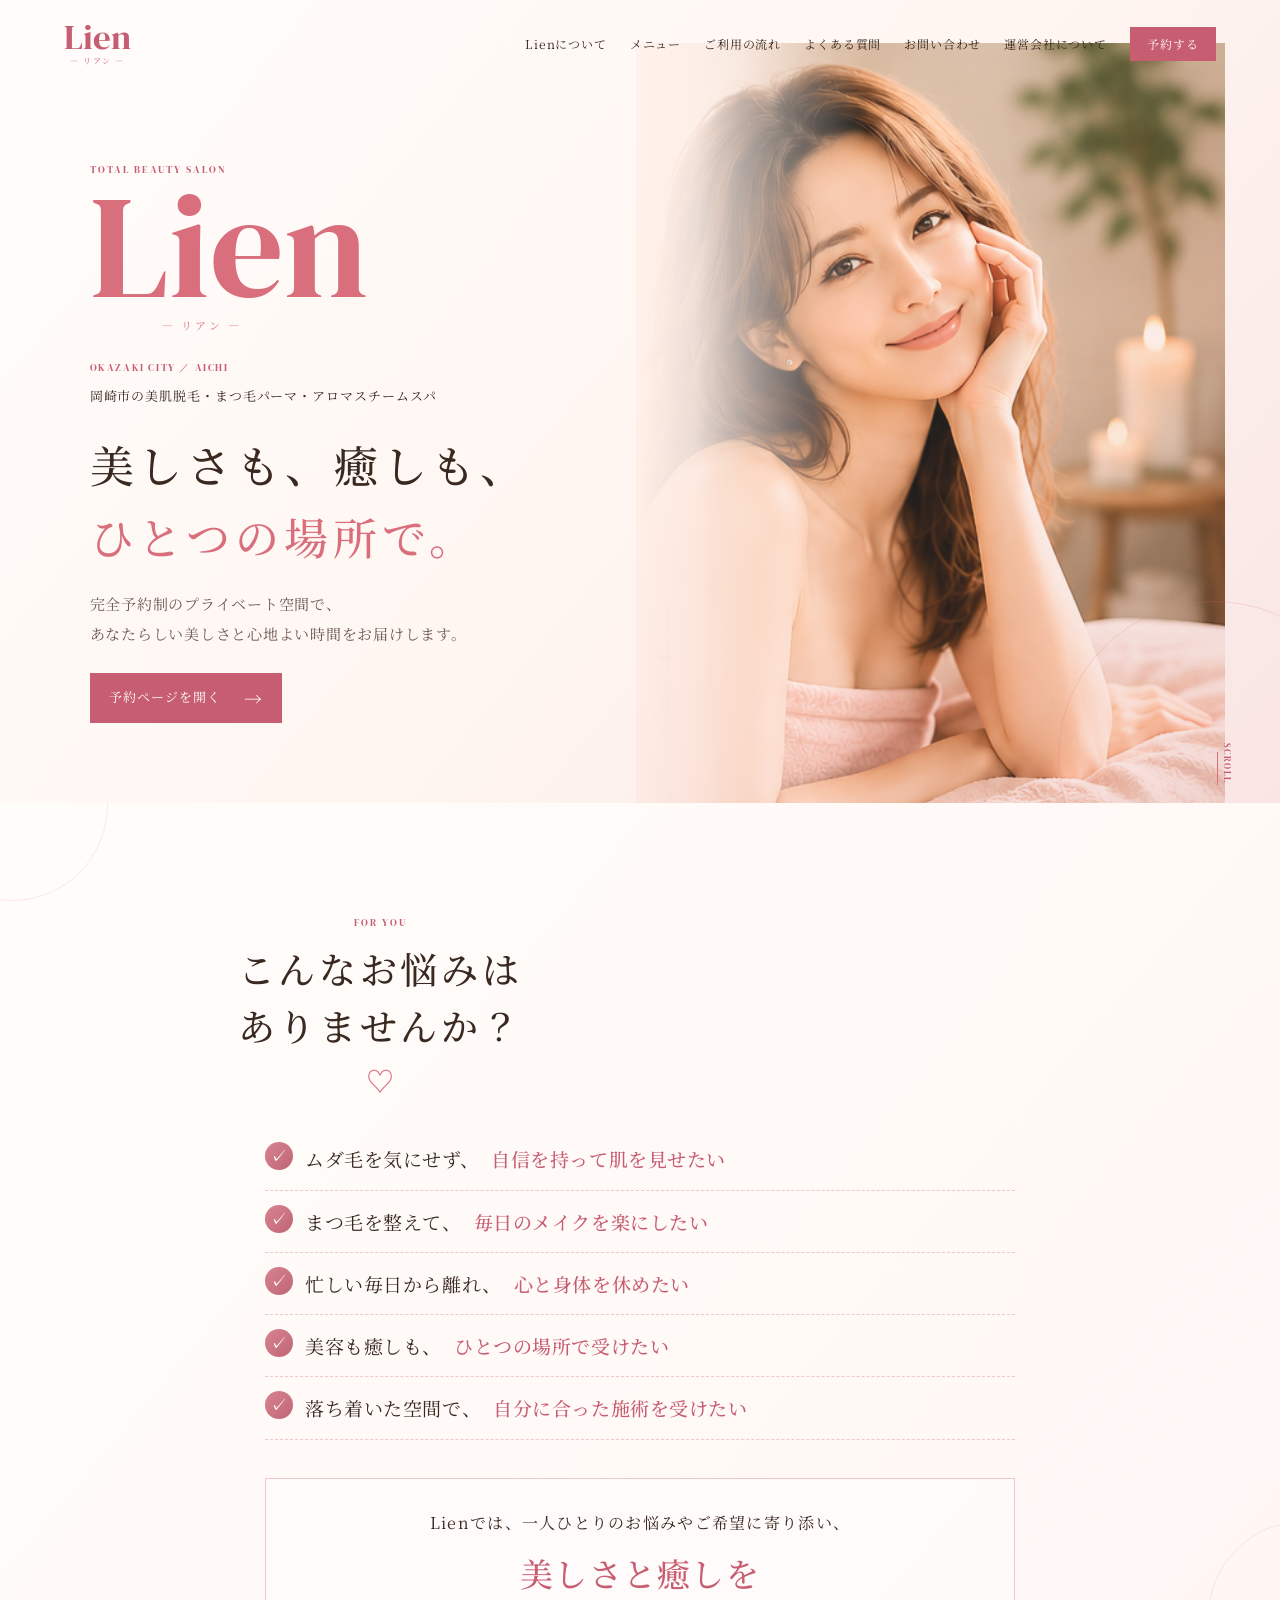
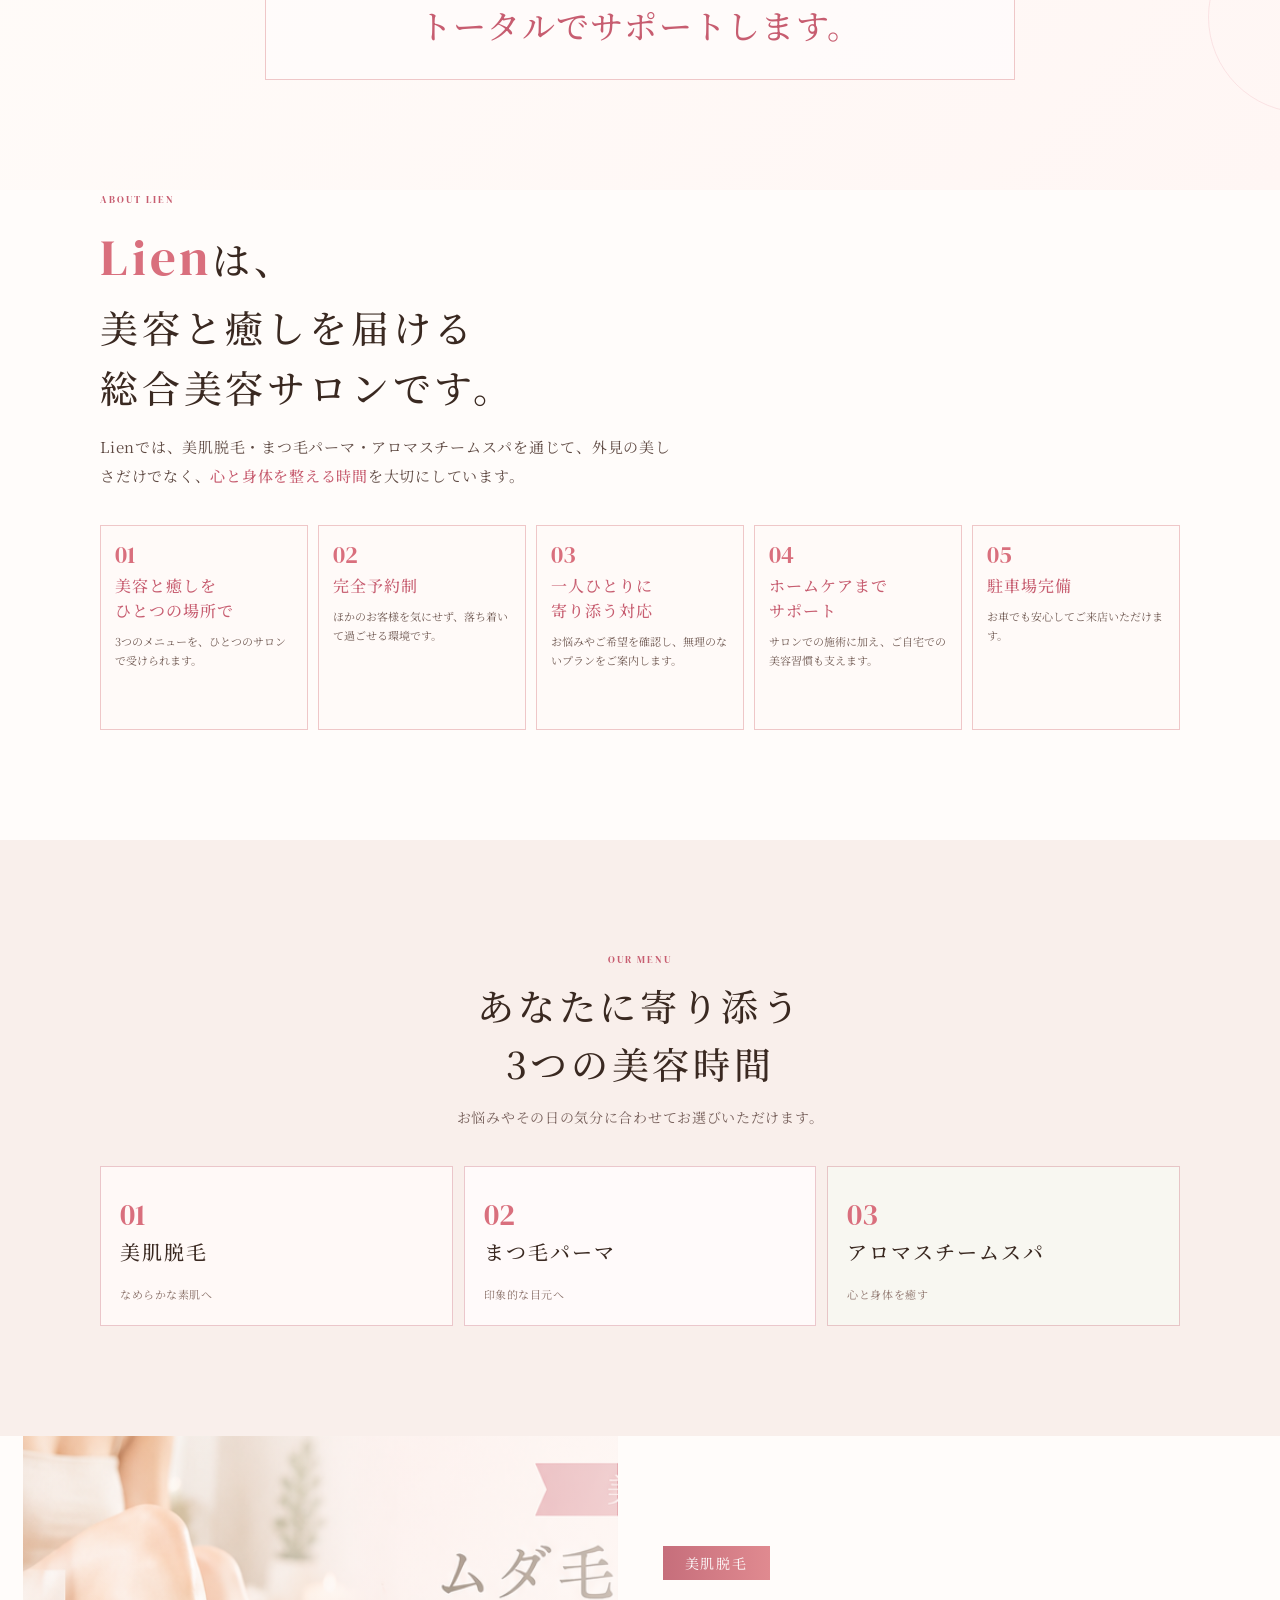
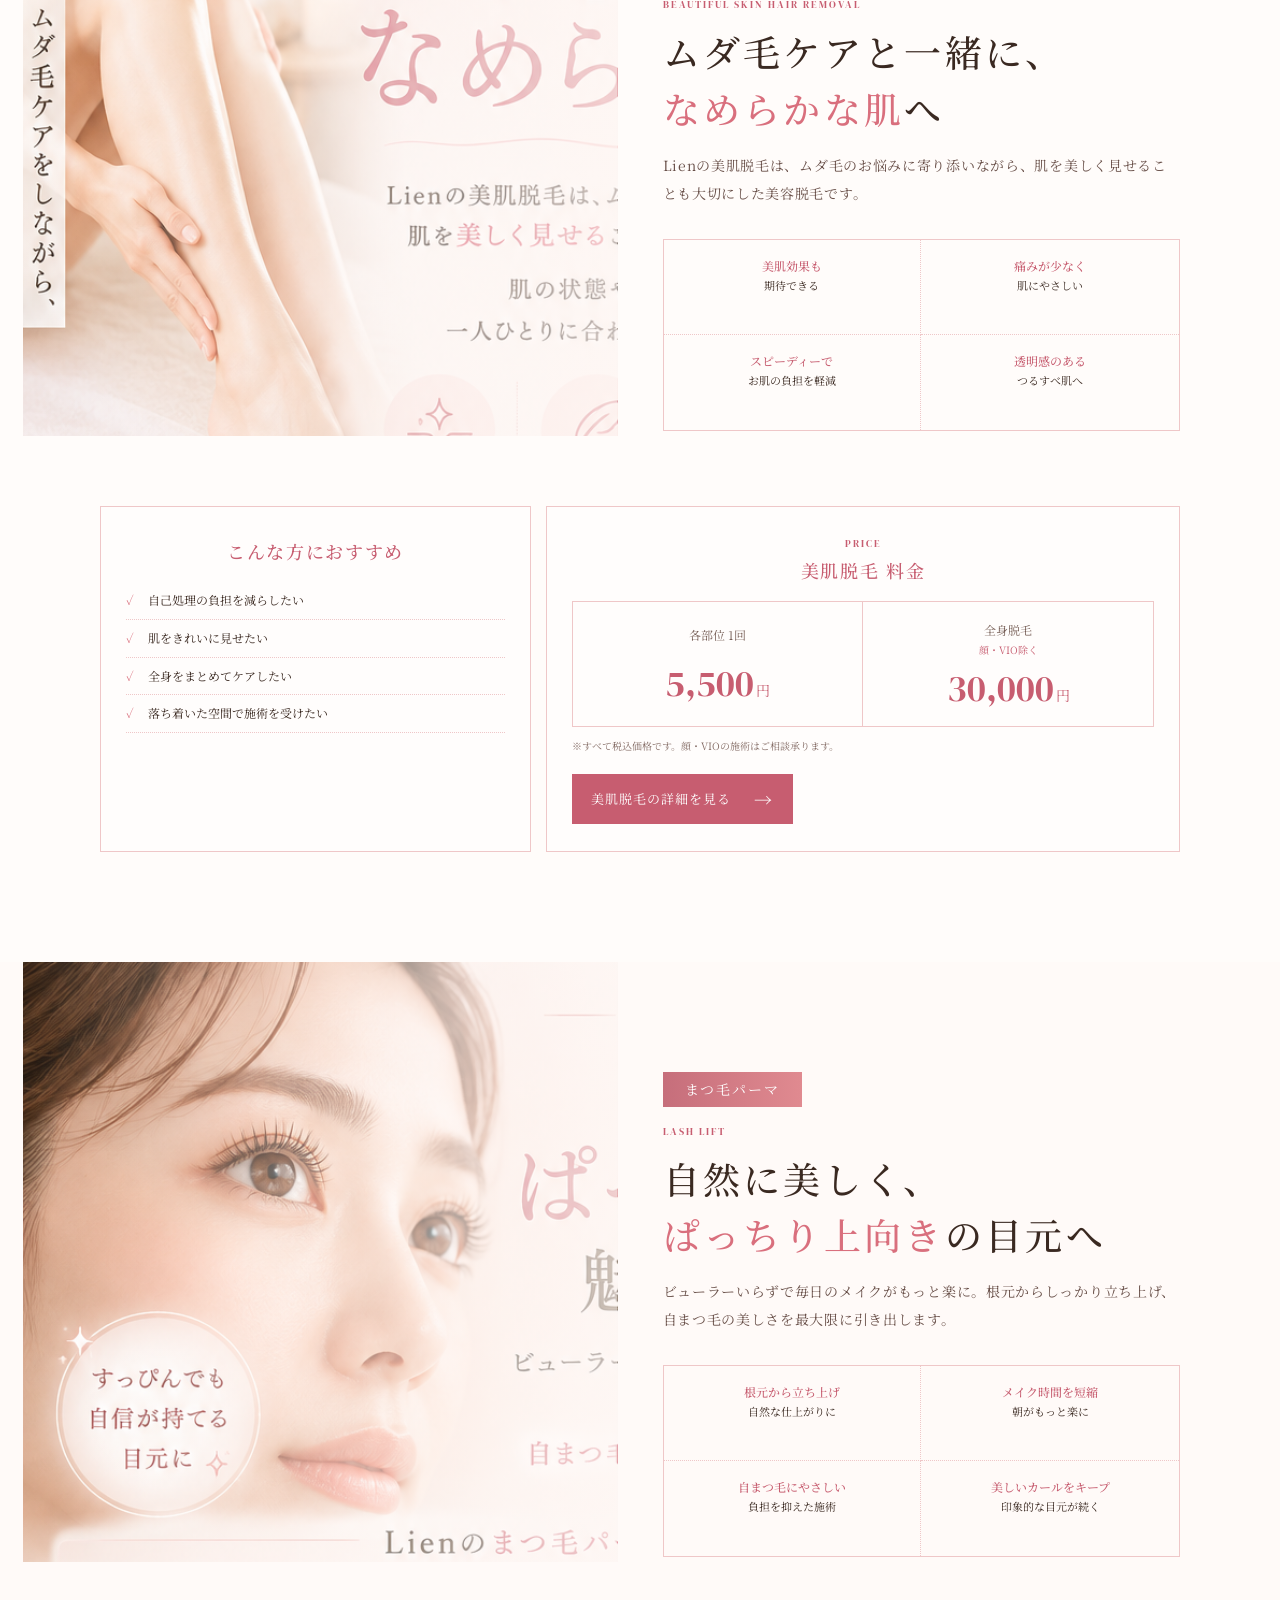
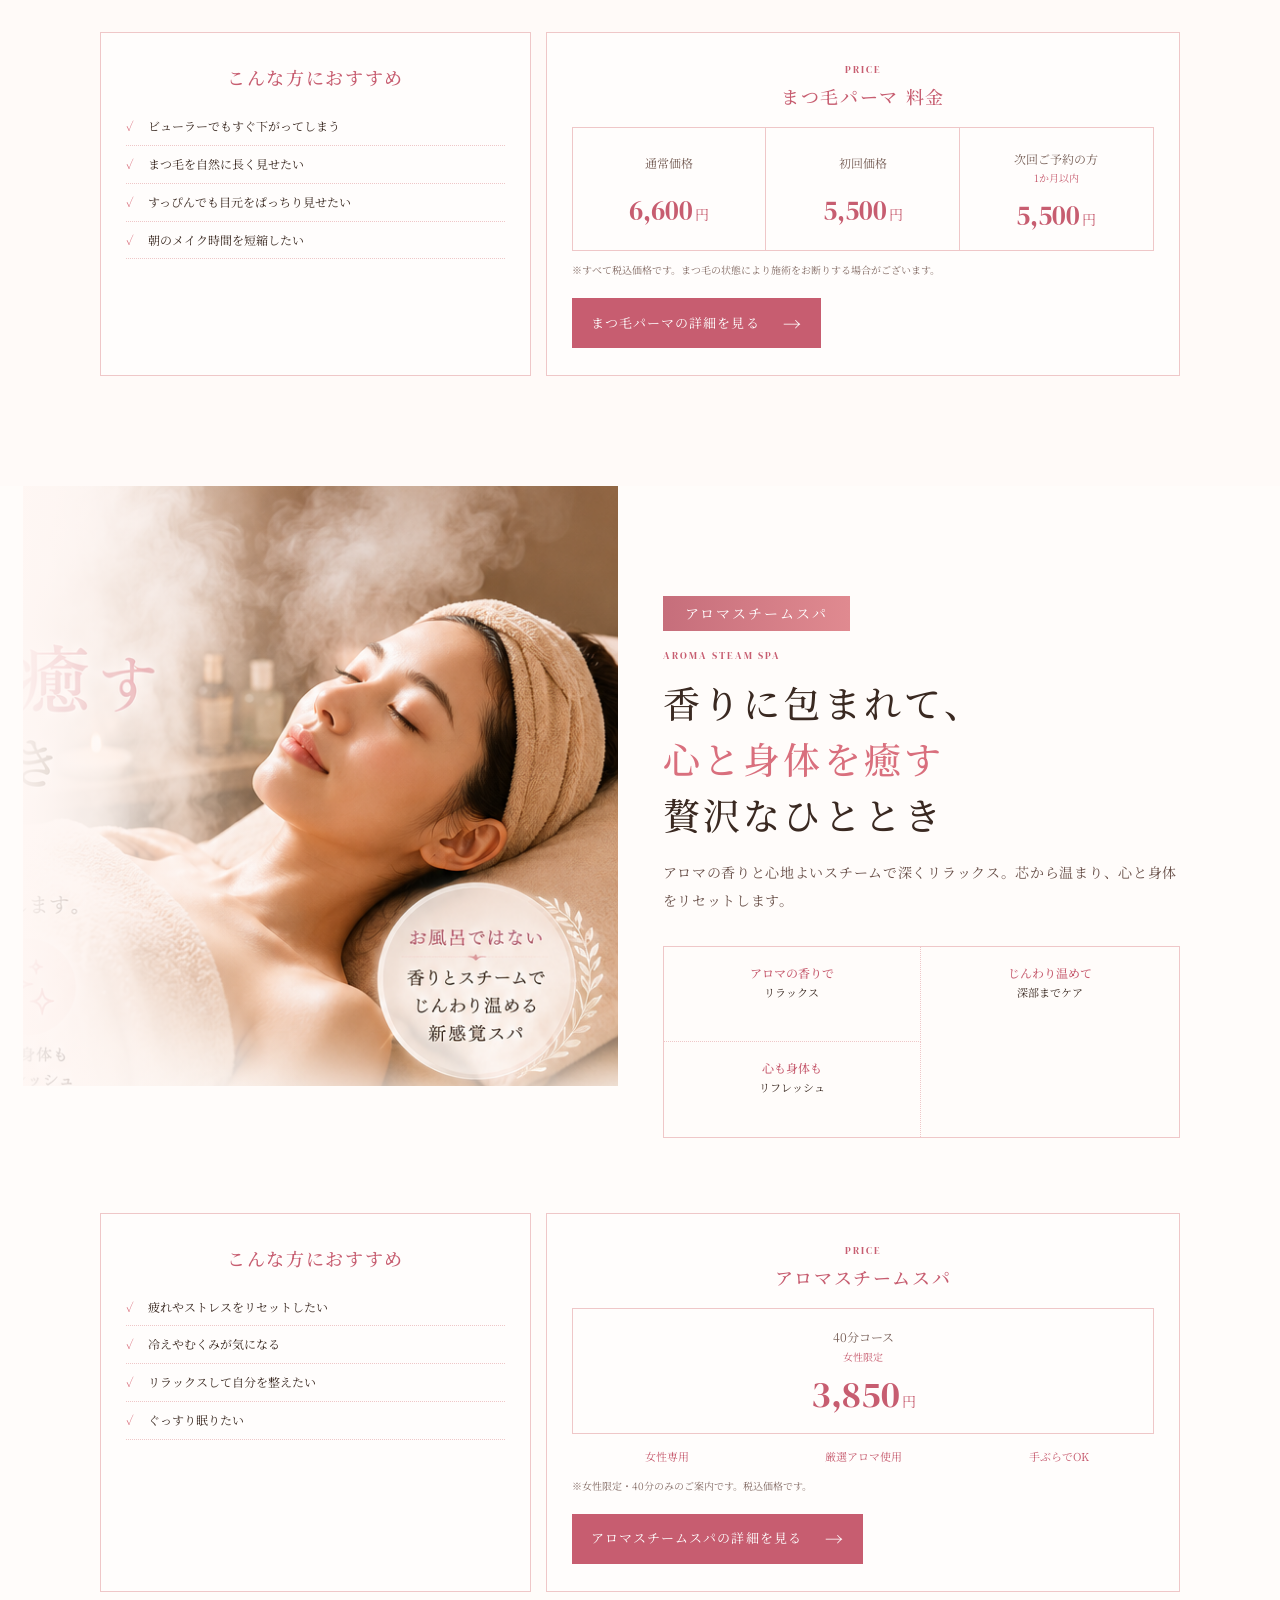
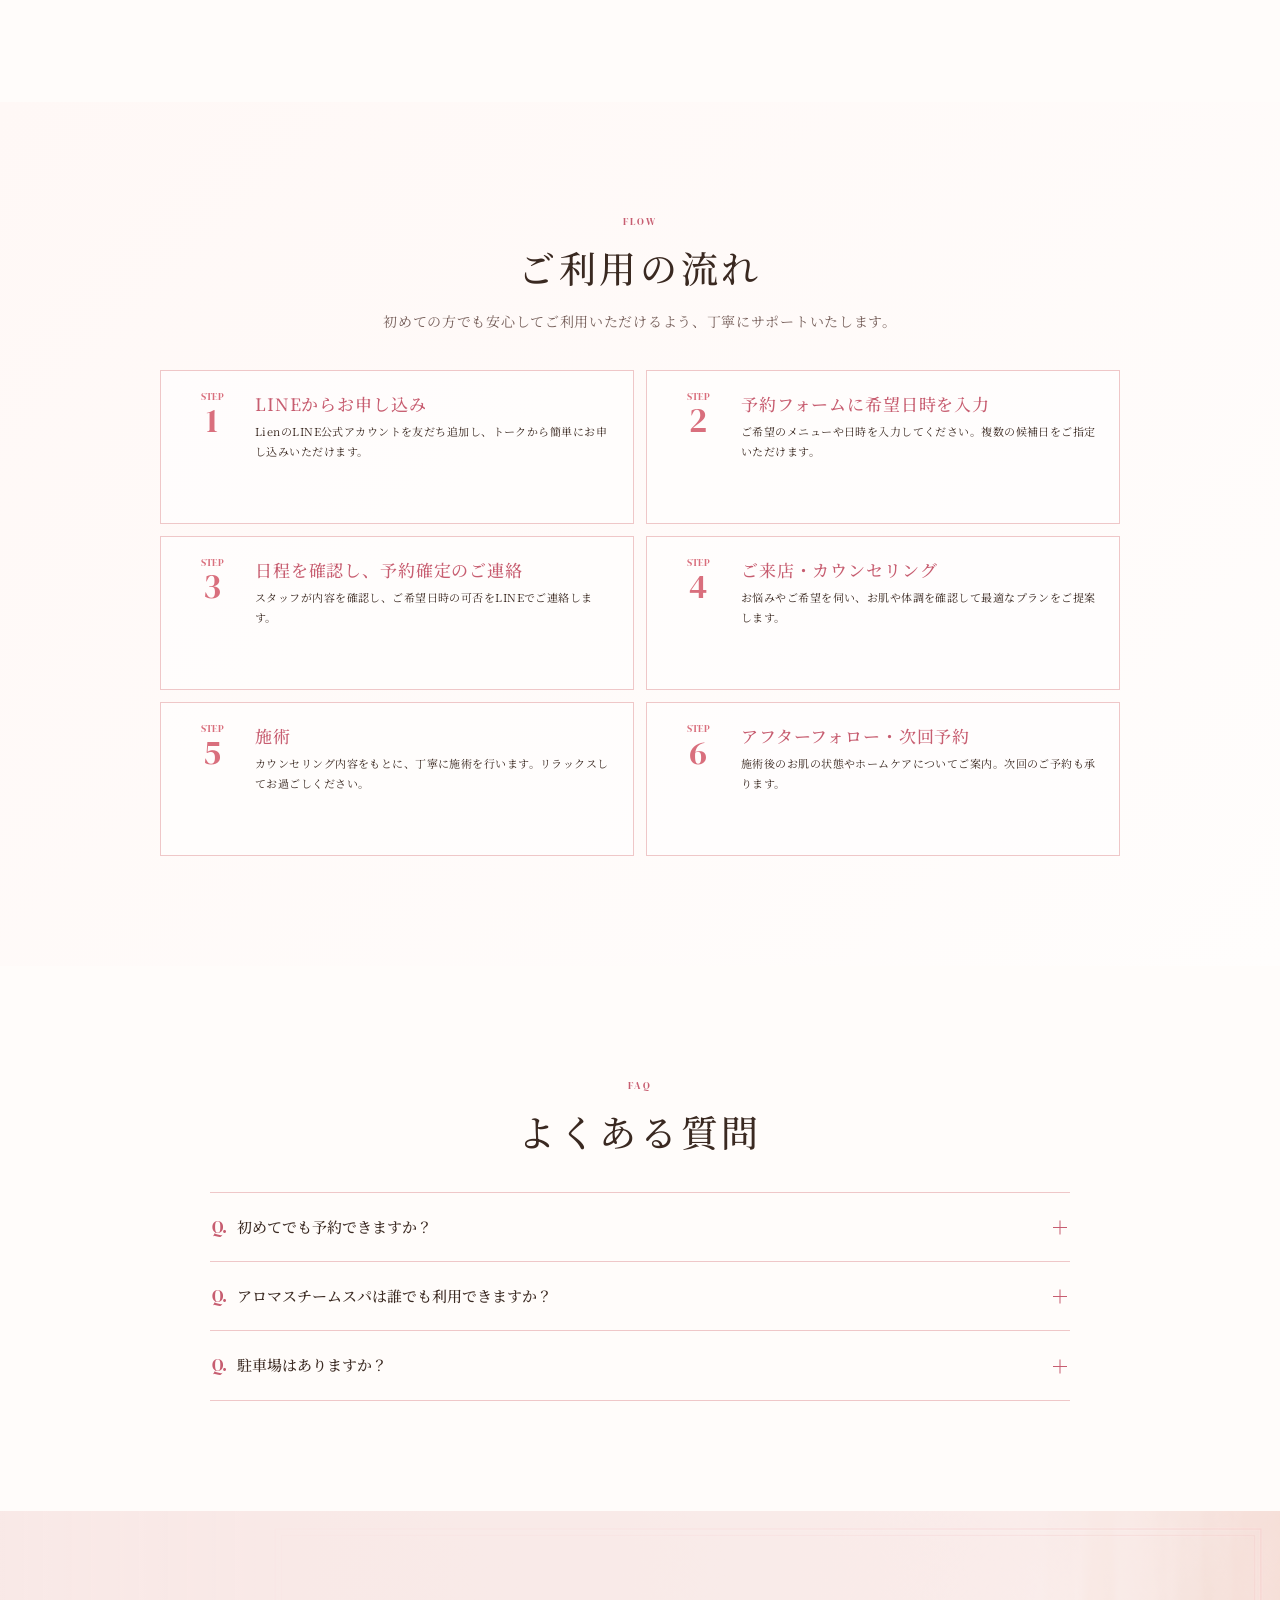
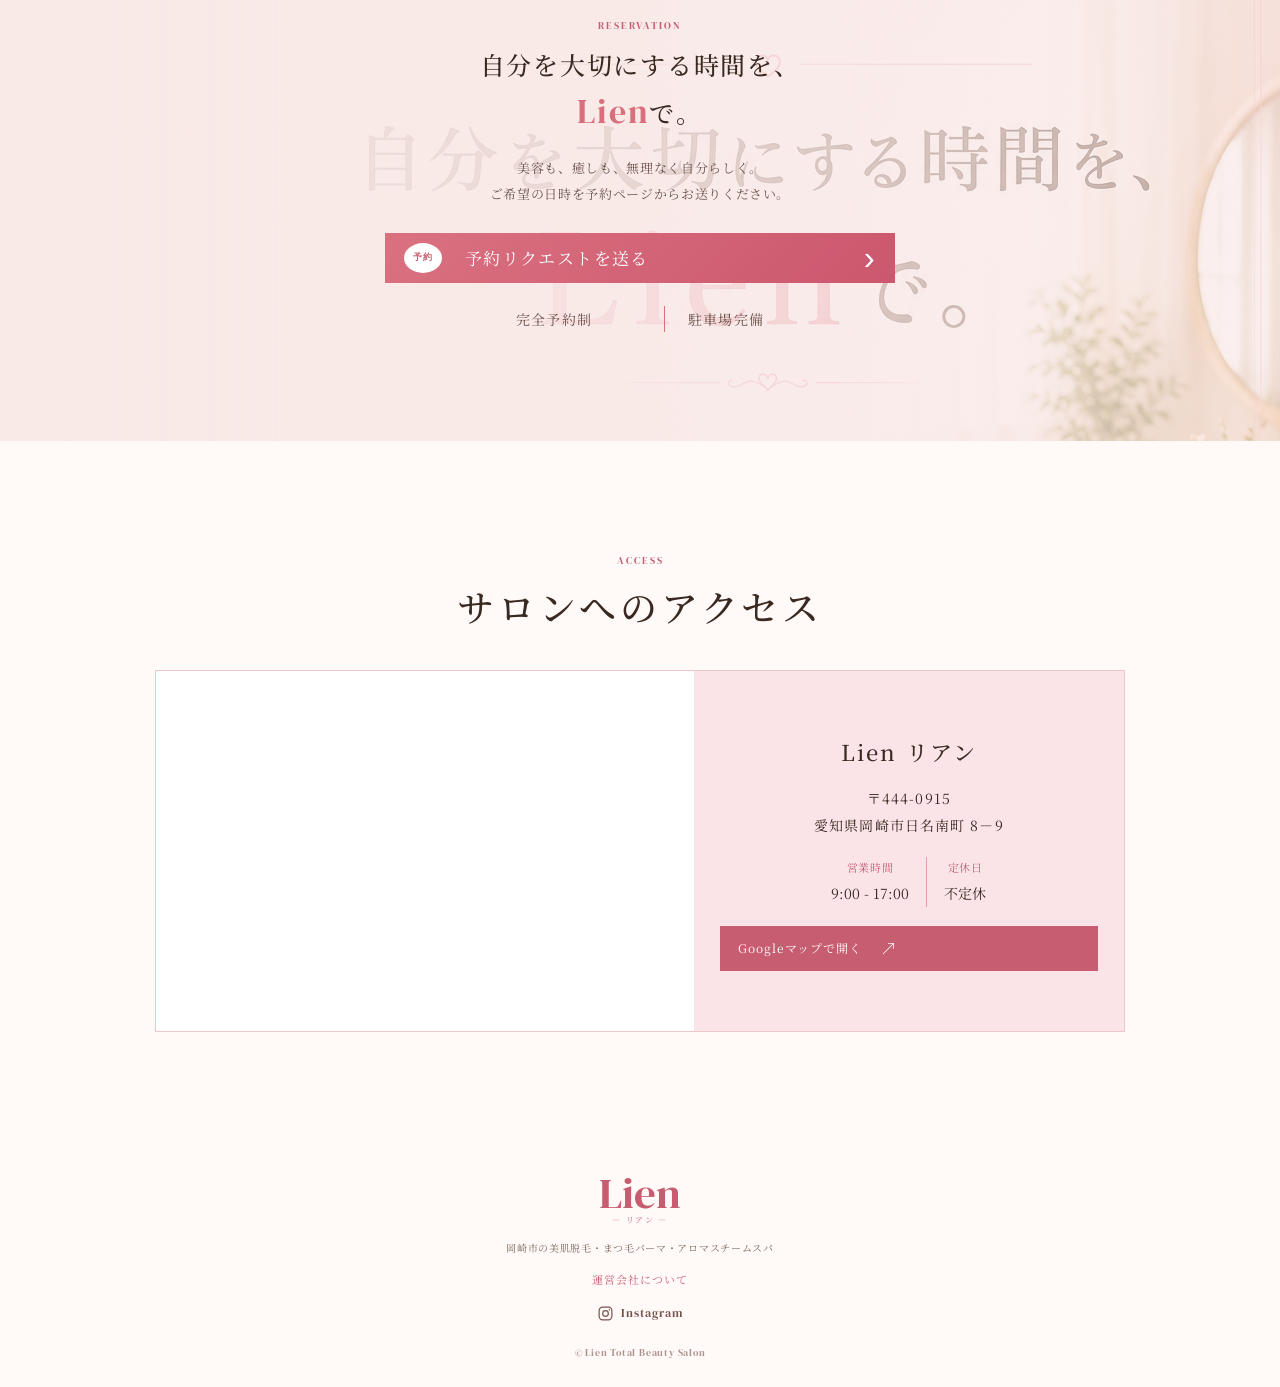
<file: index.html>
<!DOCTYPE html>
<html lang="ja">
  <head>
    <meta charset="UTF-8" />
    <meta name="viewport" content="width=device-width, initial-scale=1.0" />
    <meta name="description" content="岡崎市日名南町の総合美容サロンLien（リアン）。美肌脱毛・まつ毛パーマ・女性限定アロマスチームスパを、完全予約制の落ち着いた空間でご提供します。LINEから24時間ご予約・お問い合わせいただけます。" />
    <meta name="robots" content="index, follow" />
    <meta name="theme-color" content="#fff9f7" />
    <link rel="icon" type="image/png" href="assets/lavande-mark.png" />
    <link rel="apple-touch-icon" href="assets/lavande-mark.png" />
    <title>【岡崎市】美肌脱毛・まつ毛パーマ・アロマスチームスパ｜Lien（リアン）</title>
    <link rel="preconnect" href="https://fonts.googleapis.com" />
    <link rel="preconnect" href="https://fonts.gstatic.com" crossorigin />
    <link href="https://fonts.googleapis.com/css2?family=DM+Serif+Display:ital@0;1&family=Noto+Serif+JP:wght@400;500;600&display=swap" rel="stylesheet" />
    <link rel="stylesheet" href="styles.css" />
    <script type="application/ld+json">
      {
        "@context": "https://schema.org",
        "@type": "BeautySalon",
        "name": "Lien リアン",
        "description": "岡崎市の美肌脱毛・まつ毛パーマ・女性限定アロマスチームスパを提供する完全予約制の総合美容サロンです。",
        "address": {
          "@type": "PostalAddress",
          "postalCode": "444-0915",
          "addressRegion": "愛知県",
          "addressLocality": "岡崎市",
          "streetAddress": "日名南町8-9",
          "addressCountry": "JP"
        },
        "geo": {
          "@type": "GeoCoordinates",
          "latitude": 34.96939080920073,
          "longitude": 137.14083610571288
        },
        "priceRange": "¥¥",
        "hasMap": "https://www.google.com/maps/search/?api=1&query=Lien%20%E3%83%AA%E3%82%A2%E3%83%B3%20%E6%84%9B%E7%9F%A5%E7%9C%8C%E5%B2%A1%E5%B4%8E%E5%B8%82%E6%97%A5%E5%90%8D%E5%8D%97%E7%94%BA8-9",
        "sameAs": ["https://lin.ee/UqJdcnx"]
      }
    </script>
  </head>
  <body>
    <header class="site-header">
      <a class="logo" href="#top" aria-label="Lien トップへ">Lien<span>— リアン —</span></a>
      <button class="nav-toggle" type="button" aria-controls="site-nav" aria-expanded="false"><span></span><span></span><span></span><i>MENU</i></button>
      <nav class="site-nav" id="site-nav" aria-label="メインナビゲーション">
        <a href="lien.html">Lienについて</a>
        <a href="#menu">メニュー</a>
        <a href="#flow">ご利用の流れ</a>
        <a href="#faq">よくある質問</a>
        <a href="contact.html">お問い合わせ</a>
        <a href="company.html">運営会社について</a>
        <a class="nav-reserve" href="booking.html">予約する</a>
      </nav>
    </header>

    <main id="top">
      <section class="hero" aria-labelledby="hero-title">
        <div class="hero-photo" aria-hidden="true"></div>
        <div class="hero-content reveal">
          <p class="hero-kicker">TOTAL BEAUTY SALON</p>
          <p class="hero-logo">Lien</p>
          <p class="hero-kana">— リアン —</p>
          <p class="hero-location">OKAZAKI CITY ／ AICHI</p>
          <p class="hero-sub">岡崎市の美肌脱毛・まつ毛パーマ・アロマスチームスパ</p>
          <h1 id="hero-title">美しさも、癒しも、<br /><em>ひとつの場所で。</em></h1>
          <p class="hero-text">完全予約制のプライベート空間で、<br />あなたらしい美しさと心地よい時間をお届けします。</p>
          <a class="button button-pink" href="booking.html">予約ページを開く <b>→</b></a>
        </div>
        <span class="hero-scroll" aria-hidden="true">SCROLL</span>
      </section>

      <section class="concerns section" aria-labelledby="concerns-title">
        <div class="center-heading reveal">
          <p class="eyebrow">FOR YOU</p>
          <h2 id="concerns-title">こんなお悩みは<br />ありませんか？</h2>
          <span class="ornament" aria-hidden="true">♡</span>
        </div>
        <ul class="concern-list">
          <li class="reveal"><span>✓</span>ムダ毛を気にせず、<strong>自信を持って肌を見せたい</strong></li>
          <li class="reveal"><span>✓</span>まつ毛を整えて、<strong>毎日のメイクを楽にしたい</strong></li>
          <li class="reveal"><span>✓</span>忙しい毎日から離れ、<strong>心と身体を休めたい</strong></li>
          <li class="reveal"><span>✓</span>美容も癒しも、<strong>ひとつの場所で受けたい</strong></li>
          <li class="reveal"><span>✓</span>落ち着いた空間で、<strong>自分に合った施術を受けたい</strong></li>
        </ul>
        <div class="support-message reveal"><p>Lienでは、一人ひとりのお悩みやご希望に寄り添い、<br /><strong>美しさと癒しを<br />トータルでサポートします。</strong></p></div>
      </section>

      <section id="about" class="about section" aria-labelledby="about-title">
        <div class="about-copy reveal">
          <p class="eyebrow">ABOUT LIEN</p>
          <h2 id="about-title"><span>Lien</span>は、<br />美容と癒しを届ける<br />総合美容サロンです。</h2>
          <p>Lienでは、美肌脱毛・まつ毛パーマ・アロマスチームスパを通じて、外見の美しさだけでなく、<strong>心と身体を整える時間</strong>を大切にしています。</p>
        </div>
        <div class="about-grid">
          <article class="about-card reveal"><p class="card-number">01</p><h3>美容と癒しを<br />ひとつの場所で</h3><p>3つのメニューを、ひとつのサロンで受けられます。</p></article>
          <article class="about-card reveal"><p class="card-number">02</p><h3>完全予約制</h3><p>ほかのお客様を気にせず、落ち着いて過ごせる環境です。</p></article>
          <article class="about-card reveal"><p class="card-number">03</p><h3>一人ひとりに<br />寄り添う対応</h3><p>お悩みやご希望を確認し、無理のないプランをご案内します。</p></article>
          <article class="about-card reveal"><p class="card-number">04</p><h3>ホームケアまで<br />サポート</h3><p>サロンでの施術に加え、ご自宅での美容習慣も支えます。</p></article>
          <article class="about-card reveal"><p class="card-number">05</p><h3>駐車場完備</h3><p>お車でも安心してご来店いただけます。</p></article>
        </div>
      </section>

      <section id="menu" class="section menu-intro" aria-labelledby="menu-title">
        <div class="center-heading reveal"><p class="eyebrow">OUR MENU</p><h2 id="menu-title">あなたに寄り添う<br />3つの美容時間</h2><p>お悩みやその日の気分に合わせてお選びいただけます。</p></div>
        <div class="menu-cards">
          <a class="menu-card reveal" href="#hair"><span>01</span><strong>美肌脱毛</strong><small>なめらかな素肌へ</small></a>
          <a class="menu-card reveal" href="#lash"><span>02</span><strong>まつ毛パーマ</strong><small>印象的な目元へ</small></a>
          <a class="menu-card reveal" href="#steam"><span>03</span><strong>アロマスチームスパ</strong><small>心と身体を癒す</small></a>
        </div>
      </section>

      <section id="hair" class="service-detail hair-detail section" aria-labelledby="hair-title">
        <div class="service-visual" aria-hidden="true"></div>
        <div class="service-heading reveal"><p class="ribbon">美肌脱毛</p><p class="eyebrow">BEAUTIFUL SKIN HAIR REMOVAL</p><h2 id="hair-title">ムダ毛ケアと一緒に、<br /><em>なめらかな肌</em>へ</h2><p>Lienの美肌脱毛は、ムダ毛のお悩みに寄り添いながら、肌を美しく見せることも大切にした美容脱毛です。</p></div>
        <div class="merit-grid reveal"><p><b>美肌効果も</b><br />期待できる</p><p><b>痛みが少なく</b><br />肌にやさしい</p><p><b>スピーディーで</b><br />お肌の負担を軽減</p><p><b>透明感のある</b><br />つるすべ肌へ</p></div>
        <div class="service-bottom">
          <div class="recommend reveal"><h3>こんな方におすすめ</h3><ul><li>自己処理の負担を減らしたい</li><li>肌をきれいに見せたい</li><li>全身をまとめてケアしたい</li><li>落ち着いた空間で施術を受けたい</li></ul></div>
          <div class="price-panel reveal"><p class="eyebrow">PRICE</p><h3>美肌脱毛 料金</h3><dl><div><dt>各部位 1回</dt><dd>5,500<span>円</span></dd></div><div><dt>全身脱毛<br /><small>顔・VIO除く</small></dt><dd>30,000<span>円</span></dd></div></dl><p class="price-note">※すべて税込価格です。顔・VIOの施術はご相談承ります。</p><a class="button button-pink lp-link" style="margin-top:20px;display:inline-flex" href="https://lavand8888.com/LPPage?id=Pe7dd9e9" target="_blank" rel="noopener noreferrer">美肌脱毛の詳細を見る <b>→</b></a></div>
        </div>
      </section>

      <section id="lash" class="service-detail lash-detail section" aria-labelledby="lash-title">
        <div class="service-visual" aria-hidden="true"></div>
        <div class="service-heading reveal"><p class="ribbon">まつ毛パーマ</p><p class="eyebrow">LASH LIFT</p><h2 id="lash-title">自然に美しく、<br /><em>ぱっちり上向き</em>の目元へ</h2><p>ビューラーいらずで毎日のメイクがもっと楽に。根元からしっかり立ち上げ、自まつ毛の美しさを最大限に引き出します。</p></div>
        <div class="merit-grid reveal"><p><b>根元から立ち上げ</b><br />自然な仕上がりに</p><p><b>メイク時間を短縮</b><br />朝がもっと楽に</p><p><b>自まつ毛にやさしい</b><br />負担を抑えた施術</p><p><b>美しいカールをキープ</b><br />印象的な目元が続く</p></div>
        <div class="service-bottom">
          <div class="recommend reveal"><h3>こんな方におすすめ</h3><ul><li>ビューラーでもすぐ下がってしまう</li><li>まつ毛を自然に長く見せたい</li><li>すっぴんでも目元をぱっちり見せたい</li><li>朝のメイク時間を短縮したい</li></ul></div>
          <div class="price-panel reveal"><p class="eyebrow">PRICE</p><h3>まつ毛パーマ 料金</h3><dl class="three-prices"><div><dt>通常価格</dt><dd>6,600<span>円</span></dd></div><div><dt>初回価格</dt><dd>5,500<span>円</span></dd></div><div><dt>次回ご予約の方<br /><small>1か月以内</small></dt><dd>5,500<span>円</span></dd></div></dl><p class="price-note">※すべて税込価格です。まつ毛の状態により施術をお断りする場合がございます。</p><a class="button button-pink lp-link" style="margin-top:20px;display:inline-flex" href="https://lavand8888.com/LPPage?id=P6007c12" target="_blank" rel="noopener noreferrer">まつ毛パーマの詳細を見る <b>→</b></a></div>
        </div>
      </section>

      <section id="steam" class="service-detail steam-detail section" aria-labelledby="steam-title">
        <div class="service-visual" aria-hidden="true"></div>
        <div class="service-heading reveal"><p class="ribbon">アロマスチームスパ</p><p class="eyebrow">AROMA STEAM SPA</p><h2 id="steam-title">香りに包まれて、<br /><em>心と身体を癒す</em><br />贅沢なひととき</h2><p>アロマの香りと心地よいスチームで深くリラックス。芯から温まり、心と身体をリセットします。</p></div>
        <div class="merit-grid reveal"><p><b>アロマの香りで</b><br />リラックス</p><p><b>じんわり温めて</b><br />深部までケア</p><p><b>心も身体も</b><br />リフレッシュ</p></div>
        <div class="service-bottom">
          <div class="recommend reveal"><h3>こんな方におすすめ</h3><ul><li>疲れやストレスをリセットしたい</li><li>冷えやむくみが気になる</li><li>リラックスして自分を整えたい</li><li>ぐっすり眠りたい</li></ul></div>
          <div class="price-panel reveal"><p class="eyebrow">PRICE</p><h3>アロマスチームスパ</h3><dl><div><dt>40分コース<br /><small>女性限定</small></dt><dd>3,850<span>円</span></dd></div></dl><div class="spa-notes"><span>女性専用</span><span>厳選アロマ使用</span><span>手ぶらでOK</span></div><p class="price-note">※女性限定・40分のみのご案内です。税込価格です。</p><a class="button button-pink lp-link" style="margin-top:20px;display:inline-flex" href="https://lavand8888.com/LPPage?id=P136ba24" target="_blank" rel="noopener noreferrer">アロマスチームスパの詳細を見る <b>→</b></a></div>
        </div>
      </section>

      <section id="flow" class="flow section" aria-labelledby="flow-title">
        <div class="center-heading reveal"><p class="eyebrow">FLOW</p><h2 id="flow-title">ご利用の流れ</h2><p>初めての方でも安心してご利用いただけるよう、丁寧にサポートいたします。</p></div>
        <ol class="flow-list">
          <li class="reveal"><b>STEP<br /><span>1</span></b><div><h3>LINEからお申し込み</h3><p>LienのLINE公式アカウントを友だち追加し、トークから簡単にお申し込みいただけます。</p></div></li>
          <li class="reveal"><b>STEP<br /><span>2</span></b><div><h3>予約フォームに希望日時を入力</h3><p>ご希望のメニューや日時を入力してください。複数の候補日をご指定いただけます。</p></div></li>
          <li class="reveal"><b>STEP<br /><span>3</span></b><div><h3>日程を確認し、予約確定のご連絡</h3><p>スタッフが内容を確認し、ご希望日時の可否をLINEでご連絡します。</p></div></li>
          <li class="reveal"><b>STEP<br /><span>4</span></b><div><h3>ご来店・カウンセリング</h3><p>お悩みやご希望を伺い、お肌や体調を確認して最適なプランをご提案します。</p></div></li>
          <li class="reveal"><b>STEP<br /><span>5</span></b><div><h3>施術</h3><p>カウンセリング内容をもとに、丁寧に施術を行います。リラックスしてお過ごしください。</p></div></li>
          <li class="reveal"><b>STEP<br /><span>6</span></b><div><h3>アフターフォロー・次回予約</h3><p>施術後のお肌の状態やホームケアについてご案内。次回のご予約も承ります。</p></div></li>
        </ol>
      </section>

      <section id="faq" class="faq section" aria-labelledby="faq-title">
        <div class="center-heading reveal"><p class="eyebrow">FAQ</p><h2 id="faq-title">よくある質問</h2></div>
        <div class="faq-list">
          <article class="faq-item reveal"><h3><button type="button" aria-expanded="false"><span>Q.</span> 初めてでも予約できますか？<i aria-hidden="true"></i></button></h3><div class="faq-answer"><p><b>A.</b> はい。初めての方にはカウンセリングのお時間を設け、メニューや施術の流れを丁寧にご説明します。</p></div></article>
          <article class="faq-item reveal"><h3><button type="button" aria-expanded="false"><span>Q.</span> アロマスチームスパは誰でも利用できますか？<i aria-hidden="true"></i></button></h3><div class="faq-answer"><p><b>A.</b> アロマスチームスパは女性限定のメニューです。40分コースのみご案内しています。</p></div></article>
          <article class="faq-item reveal"><h3><button type="button" aria-expanded="false"><span>Q.</span> 駐車場はありますか？<i aria-hidden="true"></i></button></h3><div class="faq-answer"><p><b>A.</b> はい、駐車場を完備しております。お車でも安心してご来店ください。</p></div></article>
        </div>
      </section>

      <section id="reserve" class="reservation" aria-labelledby="reserve-title">
        <div class="reservation-photo" aria-hidden="true"></div>
        <div class="reservation-inner reveal"><p class="eyebrow">RESERVATION</p><h2 id="reserve-title">自分を大切にする時間を、<br /><span>Lien</span>で。</h2><p>美容も、癒しも、無理なく自分らしく。<br />ご希望の日時を予約ページからお送りください。</p><a class="line-button" href="booking.html"><span>予約</span> 予約リクエストを送る <b>›</b></a><div class="reservation-points"><span>完全予約制</span><span>駐車場完備</span></div></div>
      </section>

      <section class="access section" aria-labelledby="access-title">
        <div class="center-heading reveal"><p class="eyebrow">ACCESS</p><h2 id="access-title">サロンへのアクセス</h2></div>
        <div class="access-grid">
          <div class="map-frame reveal">
            <iframe src="https://www.google.com/maps/embed?pb=!1m14!1m8!1m3!1d26155.91949386299!2d137.14083610571288!3d34.96939080920073!3m2!1i1024!2i768!4f13.1!3m3!1m2!1s0x6004a333ef335e59%3A0x86d9b7ca92ac959f!2zTGllbiDjg6rjgqLjg7M!5e0!3m2!1sja!2sjp!4v1785641365068!5m2!1sja!2sjp" title="Lien リアンのGoogleマップ" allowfullscreen="" loading="lazy" referrerpolicy="strict-origin-when-cross-origin"></iframe>
          </div>
          <div class="access-info reveal">
            <h3>Lien リアン</h3>
            <address>〒444-0915<br />愛知県岡崎市日名南町 8－9</address>
            <dl><div><dt>営業時間</dt><dd>9:00 - 17:00</dd></div><div><dt>定休日</dt><dd>不定休</dd></div></dl>
            <a class="map-link" href="https://www.google.com/maps/search/?api=1&amp;query=Lien%20%E3%83%AA%E3%82%A2%E3%83%B3%20%E6%84%9B%E7%9F%A5%E7%9C%8C%E5%B2%A1%E5%B4%8E%E5%B8%82%E6%97%A5%E5%90%8D%E5%8D%97%E7%94%BA8-9" target="_blank" rel="noopener noreferrer">Googleマップで開く <span>↗</span></a>
          </div>
        </div>
      </section>
    </main>
    <footer class="site-footer"><a class="logo" href="#top">Lien<span>— リアン —</span></a><p>岡崎市の美肌脱毛・まつ毛パーマ・アロマスチームスパ</p><a class="footer-company-link" href="company.html">運営会社について</a><a class="footer-instagram" href="https://www.instagram.com/lien_totalbeauty8888/" target="_blank" rel="noopener noreferrer" aria-label="InstagramでLienを開く"><svg aria-hidden="true" viewBox="0 0 24 24" focusable="false"><rect x="3" y="3" width="18" height="18" rx="5"></rect><circle cx="12" cy="12" r="4"></circle><circle class="instagram-dot" cx="17.4" cy="6.7" r="1"></circle></svg><span>Instagram</span></a><small>© Lien Total Beauty Salon</small></footer>
    <a class="mobile-line-cta" href="booking.html"><span>予約</span> 予約する <b>→</b></a>
    <script src="script.js"></script>
  </body>
</html>
</file>
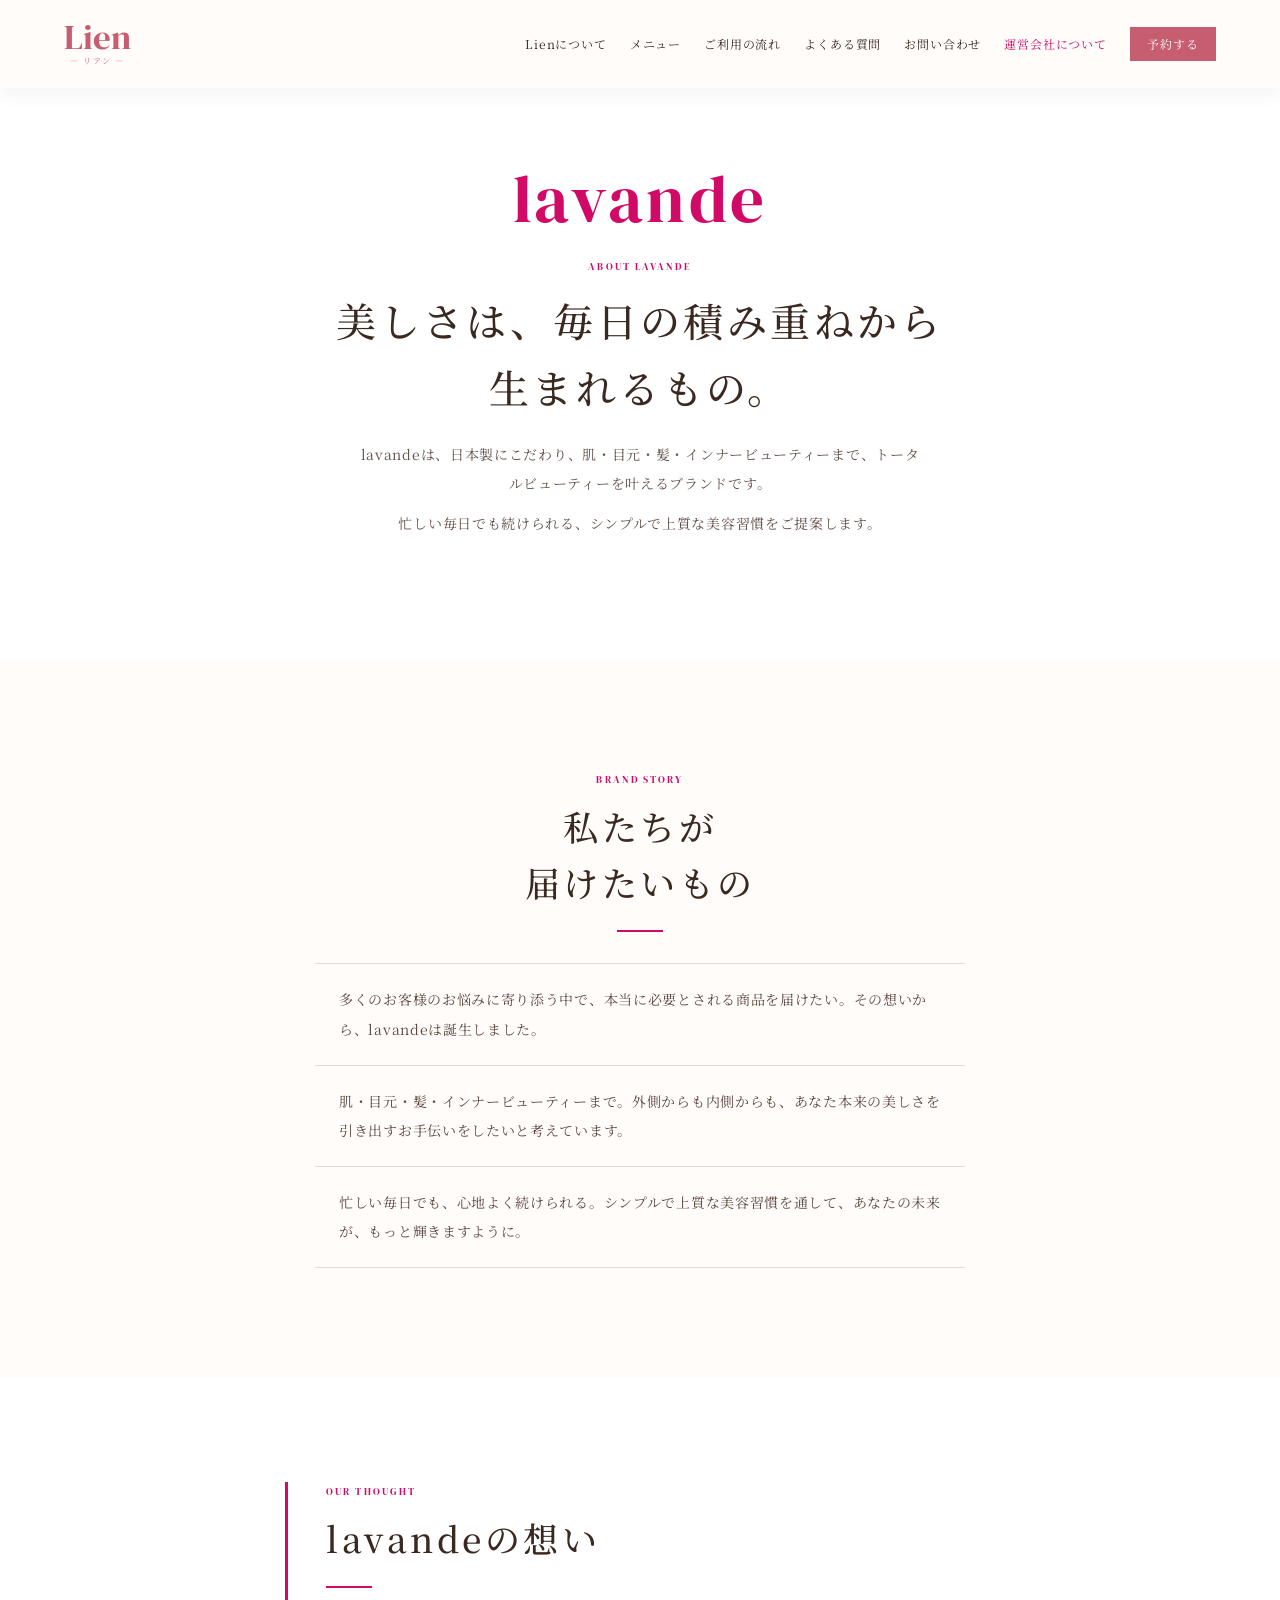
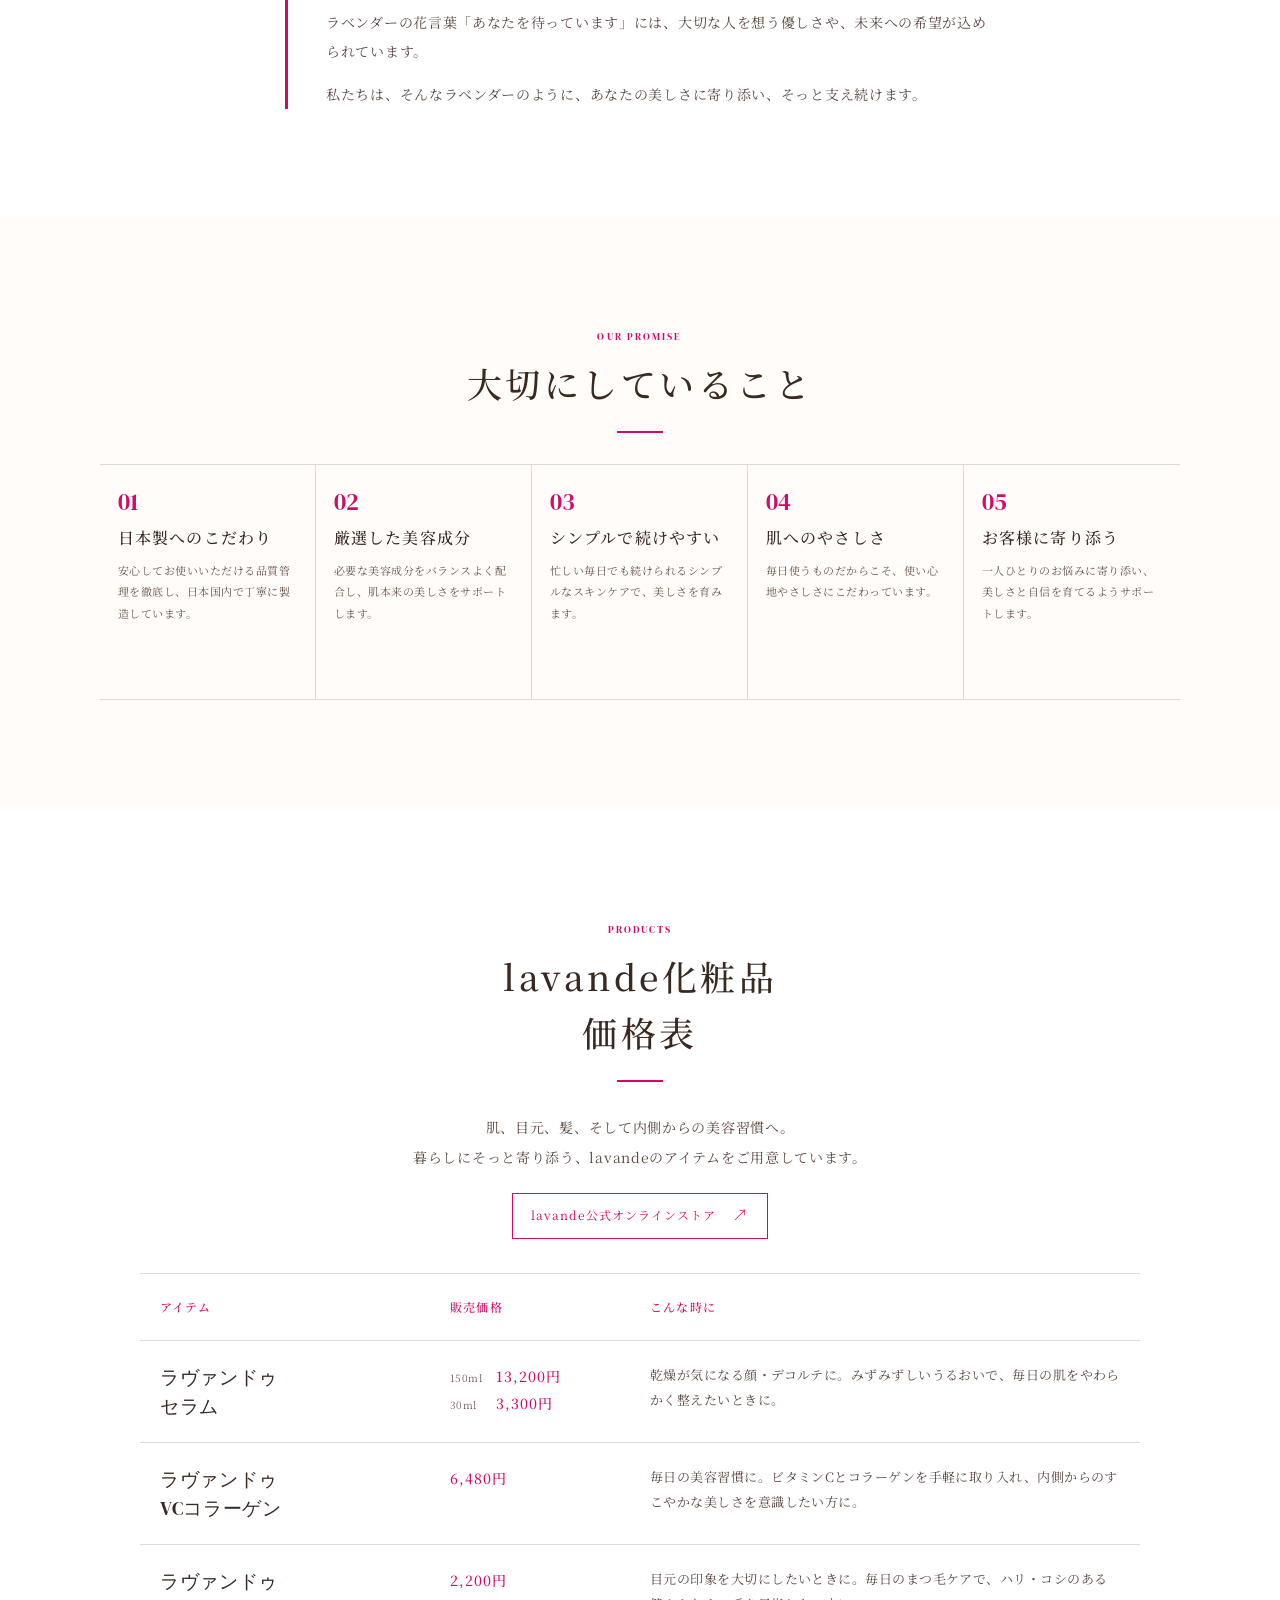
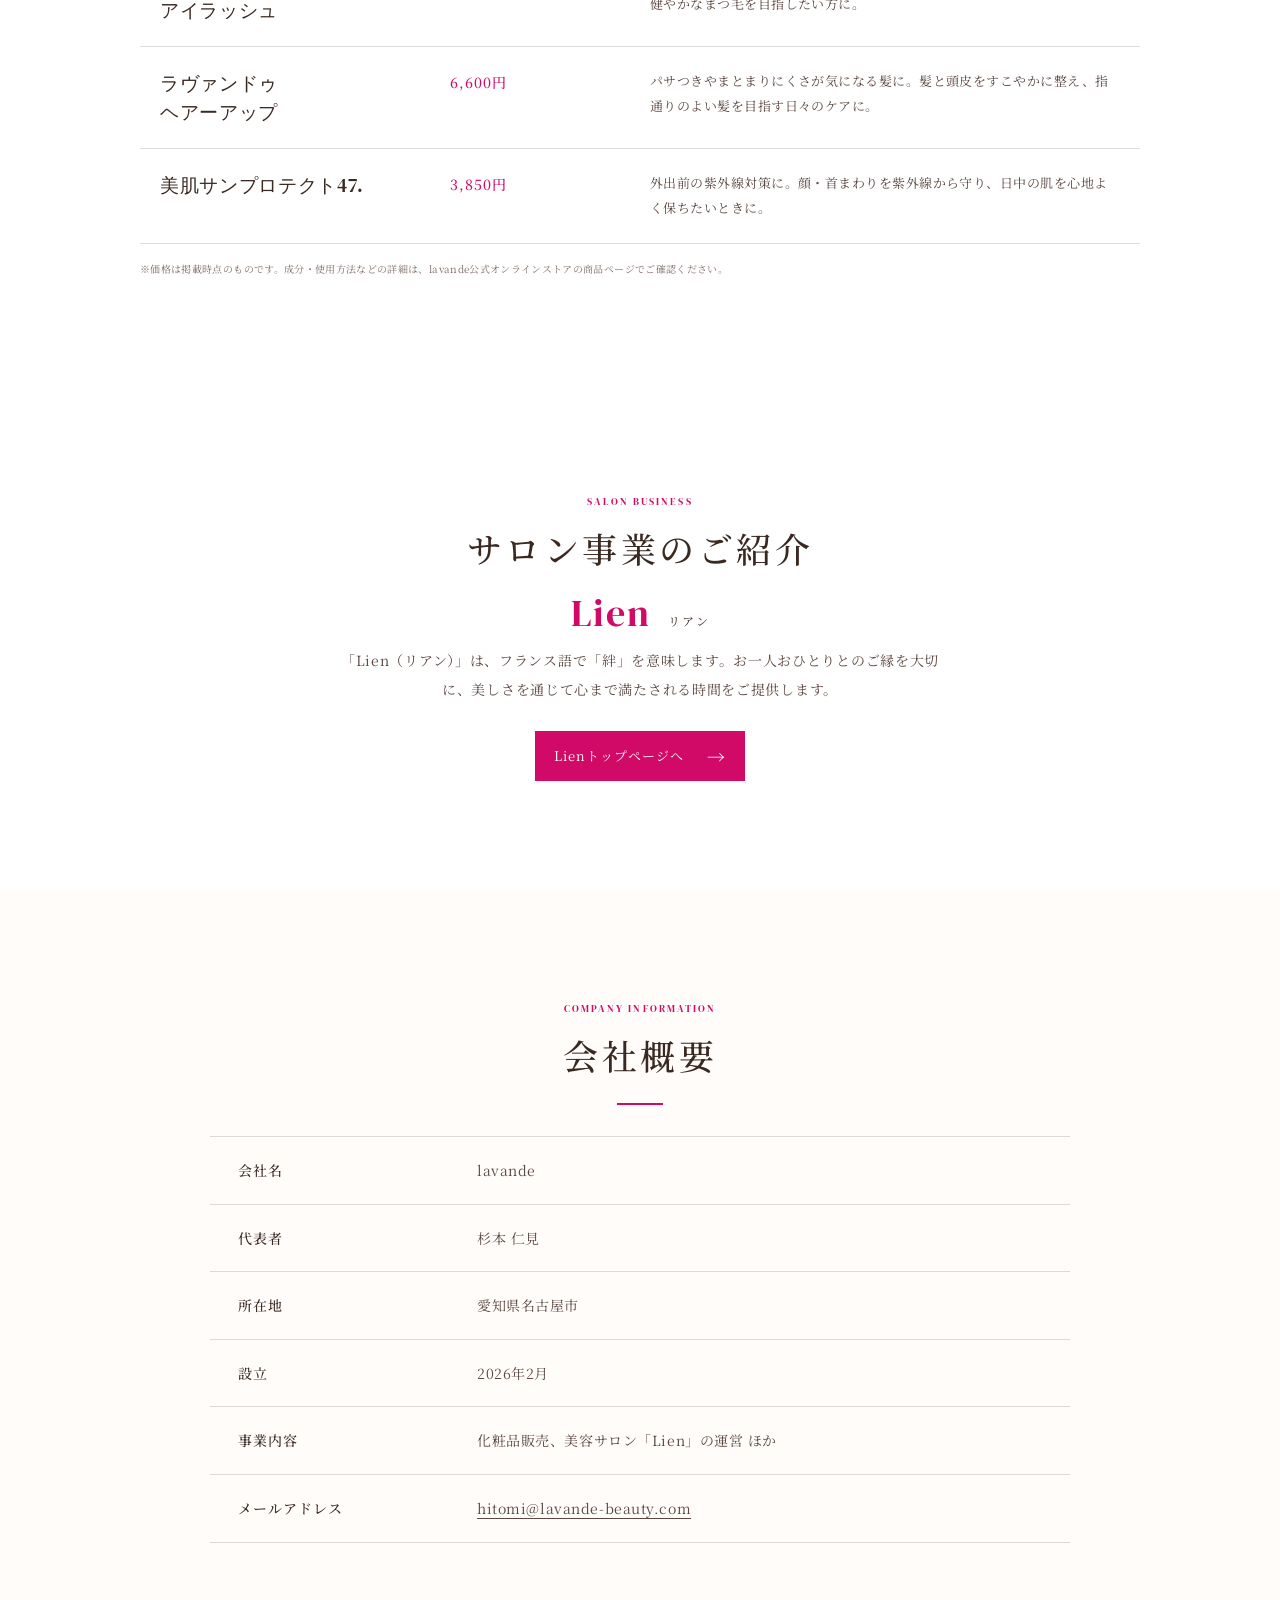
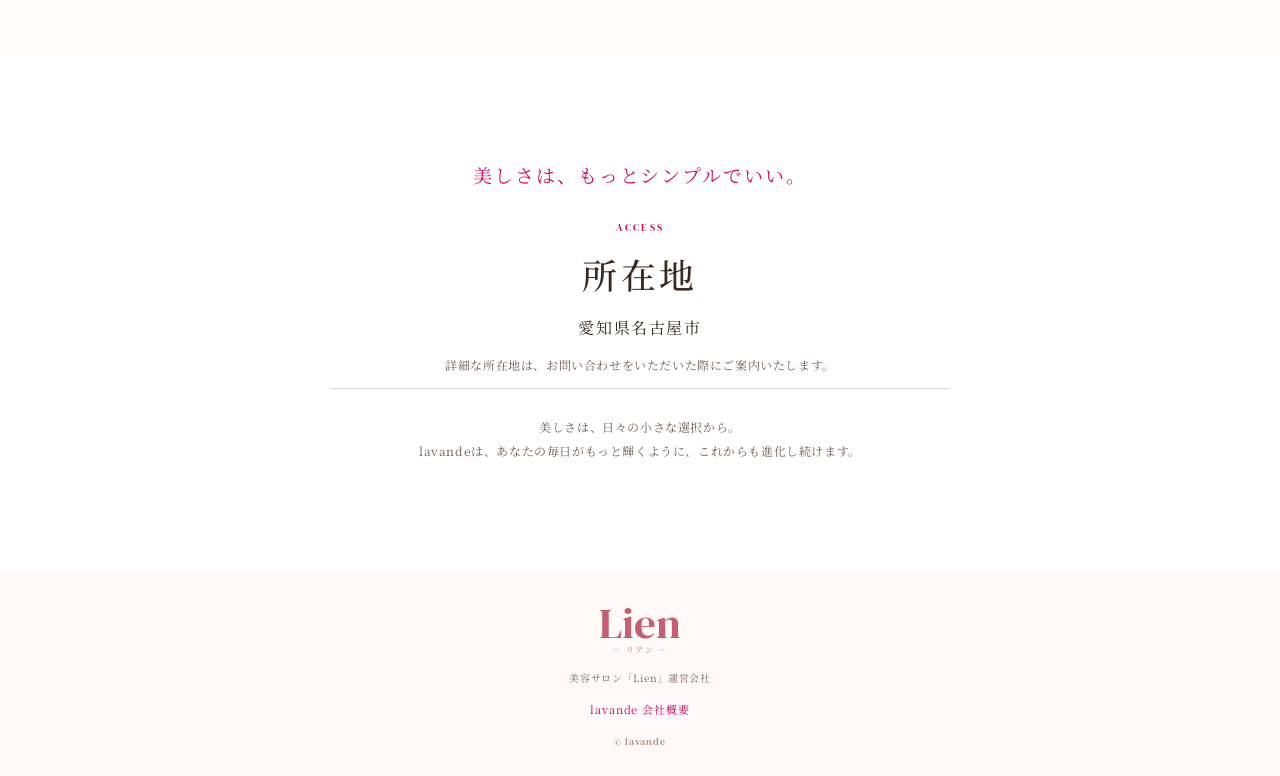
<file: company.html>
<!DOCTYPE html>
<html lang="ja">
  <head>
    <meta charset="UTF-8" />
    <meta name="viewport" content="width=device-width, initial-scale=1.0" />
    <meta name="description" content="美容サロン「Lien」を運営するlavande（ラヴァンド）の会社概要と、美容への想いをご紹介します。" />
    <meta name="robots" content="index, follow" />
    <meta name="theme-color" content="#fffcfa" />
    <title>会社概要｜lavande（Lien運営会社）</title>
    <link rel="preconnect" href="https://fonts.googleapis.com" />
    <link rel="preconnect" href="https://fonts.gstatic.com" crossorigin />
    <link href="https://fonts.googleapis.com/css2?family=DM+Serif+Display:ital@0;1&family=Noto+Serif+JP:wght@400;500;600&display=swap" rel="stylesheet" />
    <link rel="stylesheet" href="styles.css" />
    <link rel="stylesheet" href="company.css" />
    <script type="application/ld+json">
      {
        "@context": "https://schema.org",
        "@type": "Organization",
        "name": "lavande",
        "email": "hitomi@lavande-beauty.com",
        "foundingDate": "2026-02",
        "address": {
          "@type": "PostalAddress",
          "addressRegion": "愛知県",
          "addressLocality": "名古屋市",
          "addressCountry": "JP"
        }
      }
    </script>
  </head>
  <body class="company-page">
    <header class="site-header company-header">
      <a class="logo" href="index.html#top" aria-label="Lien トップへ">Lien<span>— リアン —</span></a>
      <button class="nav-toggle" type="button" aria-controls="site-nav" aria-expanded="false"><span></span><span></span><span></span><i>MENU</i></button>
      <nav class="site-nav" id="site-nav" aria-label="メインナビゲーション">
        <a href="index.html#about">Lienについて</a>
        <a href="index.html#menu">メニュー</a>
        <a href="index.html#flow">ご利用の流れ</a>
        <a href="index.html#faq">よくある質問</a>
        <a href="contact.html">お問い合わせ</a>
        <a href="company.html" aria-current="page">運営会社について</a>
        <a class="nav-reserve" href="booking.html">予約する</a>
      </nav>
    </header>

    <main>
      <section class="company-hero" aria-labelledby="company-title">
        <div class="company-hero-copy reveal">
          <p class="company-wordmark">lavande</p>
          <p class="company-kicker">ABOUT LAVANDE</p>
          <h1 id="company-title">美しさは、毎日の積み重ねから<br />生まれるもの。</h1>
          <p>lavandeは、日本製にこだわり、肌・目元・髪・インナービューティーまで、トータルビューティーを叶えるブランドです。</p>
          <p>忙しい毎日でも続けられる、シンプルで上質な美容習慣をご提案します。</p>
        </div>
      </section>

      <section class="company-brand-story section" aria-labelledby="story-title">
        <div class="company-heading reveal">
          <p class="company-kicker">BRAND STORY</p>
          <h2 id="story-title">私たちが<br />届けたいもの</h2>
        </div>
        <div class="company-story-copy reveal">
          <p>多くのお客様のお悩みに寄り添う中で、本当に必要とされる商品を届けたい。その想いから、lavandeは誕生しました。</p>
          <p>肌・目元・髪・インナービューティーまで。外側からも内側からも、あなた本来の美しさを引き出すお手伝いをしたいと考えています。</p>
          <p>忙しい毎日でも、心地よく続けられる。シンプルで上質な美容習慣を通して、あなたの未来が、もっと輝きますように。</p>
        </div>
      </section>

      <section class="company-thought section" aria-labelledby="thought-title">
        <div class="company-thought-inner reveal">
          <p class="company-kicker">OUR THOUGHT</p>
          <h2 id="thought-title">lavandeの想い</h2>
          <p>ラベンダーの花言葉「あなたを待っています」には、大切な人を想う優しさや、未来への希望が込められています。</p>
          <p>私たちは、そんなラベンダーのように、あなたの美しさに寄り添い、そっと支え続けます。</p>
        </div>
      </section>

      <section class="company-values section" aria-labelledby="values-title">
        <div class="company-heading reveal">
          <p class="company-kicker">OUR PROMISE</p>
          <h2 id="values-title">大切にしていること</h2>
        </div>
        <div class="company-values-grid">
          <article class="company-value reveal"><p>01</p><h3>日本製へのこだわり</h3><span>安心してお使いいただける品質管理を徹底し、日本国内で丁寧に製造しています。</span></article>
          <article class="company-value reveal"><p>02</p><h3>厳選した美容成分</h3><span>必要な美容成分をバランスよく配合し、肌本来の美しさをサポートします。</span></article>
          <article class="company-value reveal"><p>03</p><h3>シンプルで続けやすい</h3><span>忙しい毎日でも続けられるシンプルなスキンケアで、美しさを育みます。</span></article>
          <article class="company-value reveal"><p>04</p><h3>肌へのやさしさ</h3><span>毎日使うものだからこそ、使い心地やさしさにこだわっています。</span></article>
          <article class="company-value reveal"><p>05</p><h3>お客様に寄り添う</h3><span>一人ひとりのお悩みに寄り添い、美しさと自信を育てるようサポートします。</span></article>
        </div>
      </section>

      <section class="company-products section" aria-labelledby="products-title">
        <div class="company-heading reveal">
          <p class="company-kicker">PRODUCTS</p>
          <h2 id="products-title">lavande化粧品<br />価格表</h2>
        </div>
        <div class="company-products-intro reveal">
          <p>肌、目元、髪、そして内側からの美容習慣へ。<br />暮らしにそっと寄り添う、lavandeのアイテムをご用意しています。</p>
          <a class="company-store-link" href="https://lavande.base.ec/" target="_blank" rel="noopener noreferrer">lavande公式オンラインストア <b>↗</b></a>
        </div>
        <div class="company-products-table-wrap reveal">
          <table class="company-products-table">
            <caption>lavande化粧品のアイテムと販売価格、こんな時におすすめかのご案内</caption>
            <thead>
              <tr><th scope="col">アイテム</th><th scope="col">販売価格</th><th scope="col">こんな時に</th></tr>
            </thead>
            <tbody>
              <tr>
                <th scope="row">ラヴァンドゥ<br>セラム</th>
                <td class="company-product-price" data-label="販売価格"><span>150ml</span><b>13,200円</b><br /><span>30ml</span><b>3,300円</b></td>
                <td data-label="こんな時に">乾燥が気になる顔・デコルテに。みずみずしいうるおいで、毎日の肌をやわらかく整えたいときに。</td>
              </tr>
              <tr>
                <th scope="row">ラヴァンドゥ<br>VCコラーゲン</th>
                <td class="company-product-price" data-label="販売価格"><b>6,480円</b></td>
                <td data-label="こんな時に">毎日の美容習慣に。ビタミンCとコラーゲンを手軽に取り入れ、内側からのすこやかな美しさを意識したい方に。</td>
              </tr>
              <tr>
                <th scope="row">ラヴァンドゥ<br>アイラッシュ</th>
                <td class="company-product-price" data-label="販売価格"><b>2,200円</b></td>
                <td data-label="こんな時に">目元の印象を大切にしたいときに。毎日のまつ毛ケアで、ハリ・コシのある健やかなまつ毛を目指したい方に。</td>
              </tr>
              <tr>
                <th scope="row">ラヴァンドゥ<br>ヘアーアップ</th>
                <td class="company-product-price" data-label="販売価格"><b>6,600円</b></td>
                <td data-label="こんな時に">パサつきやまとまりにくさが気になる髪に。髪と頭皮をすこやかに整え、指通りのよい髪を目指す日々のケアに。</td>
              </tr>
              <tr>
                <th scope="row">美肌サンプロテクト47.</th>
                <td class="company-product-price" data-label="販売価格"><b>3,850円</b></td>
                <td data-label="こんな時に">外出前の紫外線対策に。顔・首まわりを紫外線から守り、日中の肌を心地よく保ちたいときに。</td>
              </tr>
            </tbody>
          </table>
          <p class="company-products-note">※価格は掲載時点のものです。成分・使用方法などの詳細は、lavande公式オンラインストアの商品ページでご確認ください。</p>
        </div>
      </section>

      <section class="company-salon section" aria-labelledby="salon-title">
        <div class="company-salon-inner reveal">
          <p class="company-kicker">SALON BUSINESS</p>
          <h2 id="salon-title">サロン事業のご紹介</h2>
          <p class="company-salon-name">Lien <span>リアン</span></p>
          <p>「Lien（リアン）」は、フランス語で「絆」を意味します。お一人おひとりとのご縁を大切に、美しさを通じて心まで満たされる時間をご提供します。</p>
          <a class="company-button" href="index.html">Lienトップページへ <b>→</b></a>
        </div>
      </section>

      <section class="company-profile section" aria-labelledby="profile-title">
        <div class="company-heading reveal">
          <p class="company-kicker">COMPANY INFORMATION</p>
          <h2 id="profile-title">会社概要</h2>
        </div>
        <dl class="company-table reveal">
          <div><dt>会社名</dt><dd>lavande</dd></div>
          <div><dt>代表者</dt><dd>杉本 仁見</dd></div>
          <div><dt>所在地</dt><dd>愛知県名古屋市</dd></div>
          <div><dt>設立</dt><dd>2026年2月</dd></div>
          <div><dt>事業内容</dt><dd>化粧品販売、美容サロン「Lien」の運営 ほか</dd></div>
          <div><dt>メールアドレス</dt><dd><a href="mailto:hitomi@lavande-beauty.com">hitomi@lavande-beauty.com</a></dd></div>
        </dl>
      </section>

      <section class="company-access section" aria-labelledby="access-title">
        <div class="company-access-inner reveal">
          <p>美しさは、もっとシンプルでいい。</p>
          <p class="company-kicker">ACCESS</p>
          <h2 id="access-title">所在地</h2>
          <address>愛知県名古屋市</address>
          <p>詳細な所在地は、お問い合わせをいただいた際にご案内いたします。</p>
          <p class="company-closing">美しさは、日々の小さな選択から。<br />lavandeは、あなたの毎日がもっと輝くように、これからも進化し続けます。</p>
        </div>
      </section>
    </main>

    <footer class="site-footer company-footer">
      <a class="logo" href="index.html#top">Lien<span>— リアン —</span></a>
      <p>美容サロン「Lien」運営会社</p>
      <a class="footer-company-link" href="company.html" aria-current="page">lavande 会社概要</a>
      <small>© lavande</small>
    </footer>
    <script src="script.js"></script>
  </body>
</html>
</file>
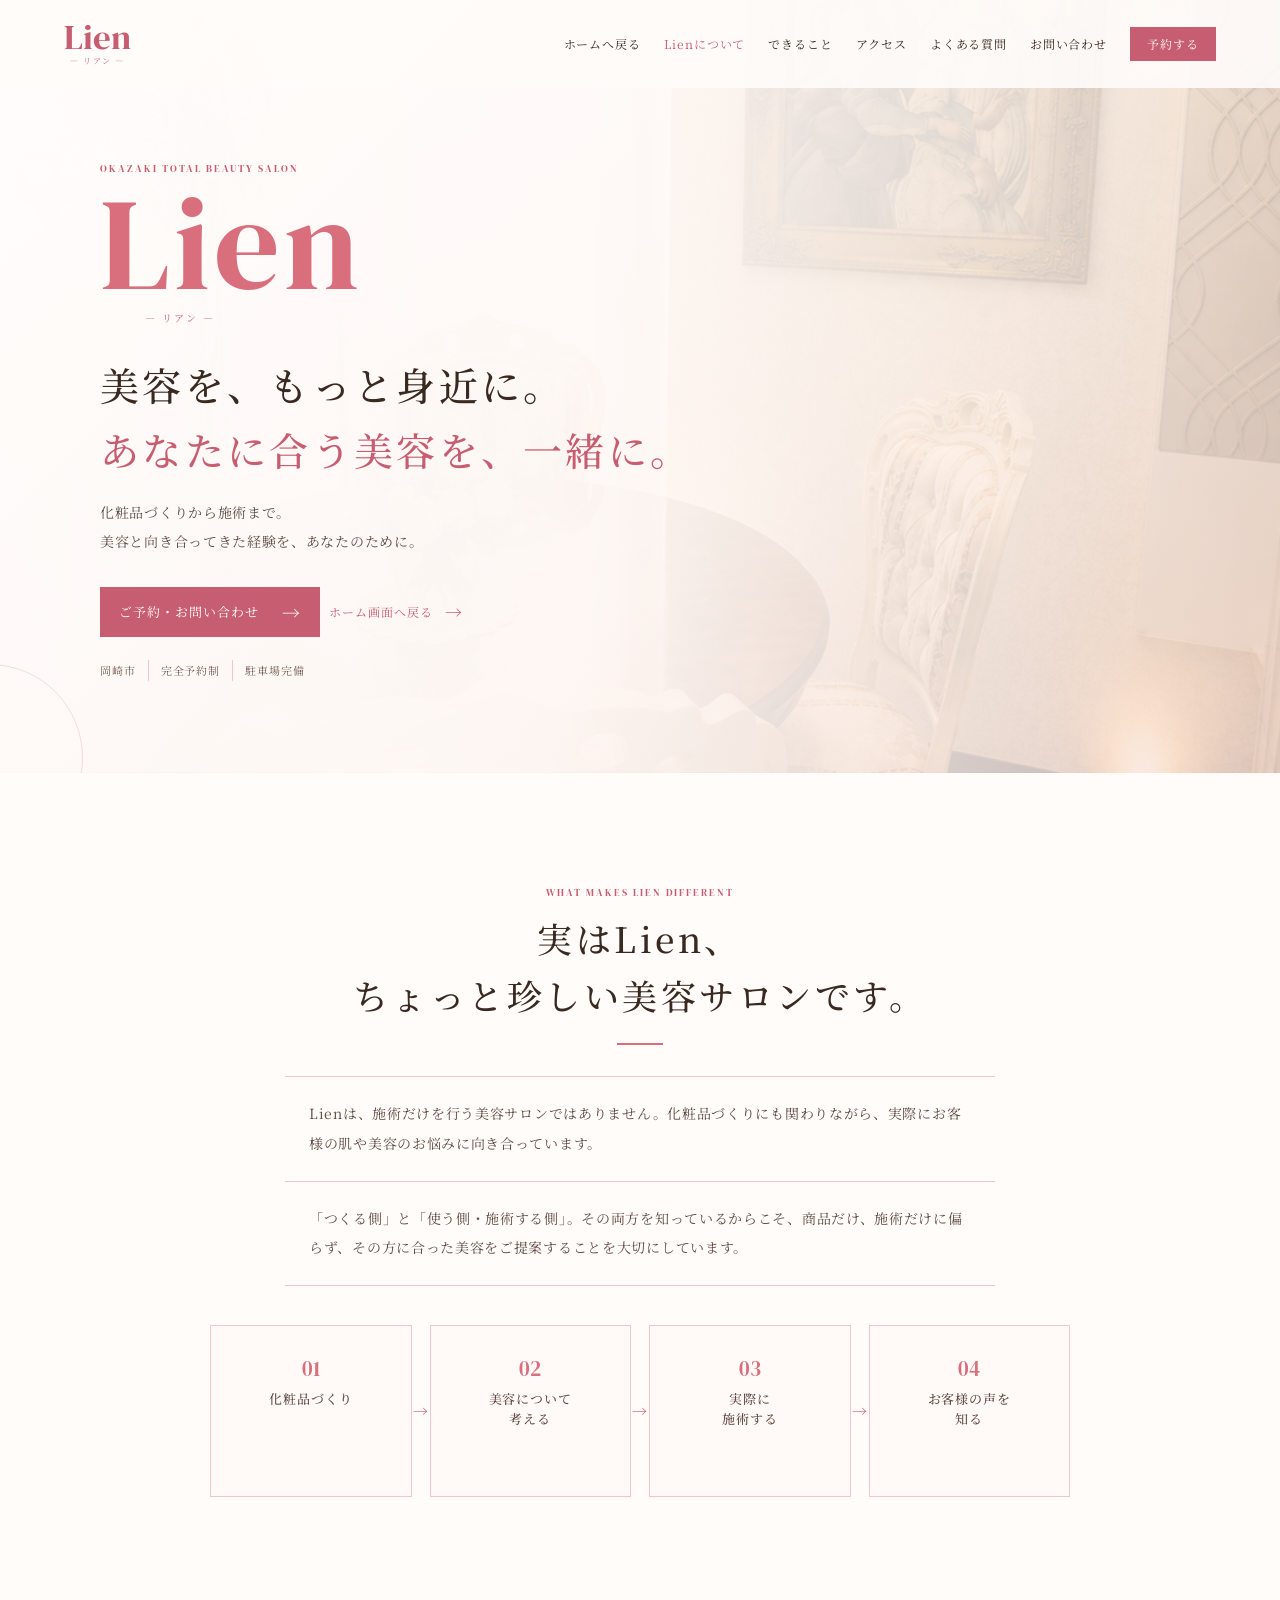
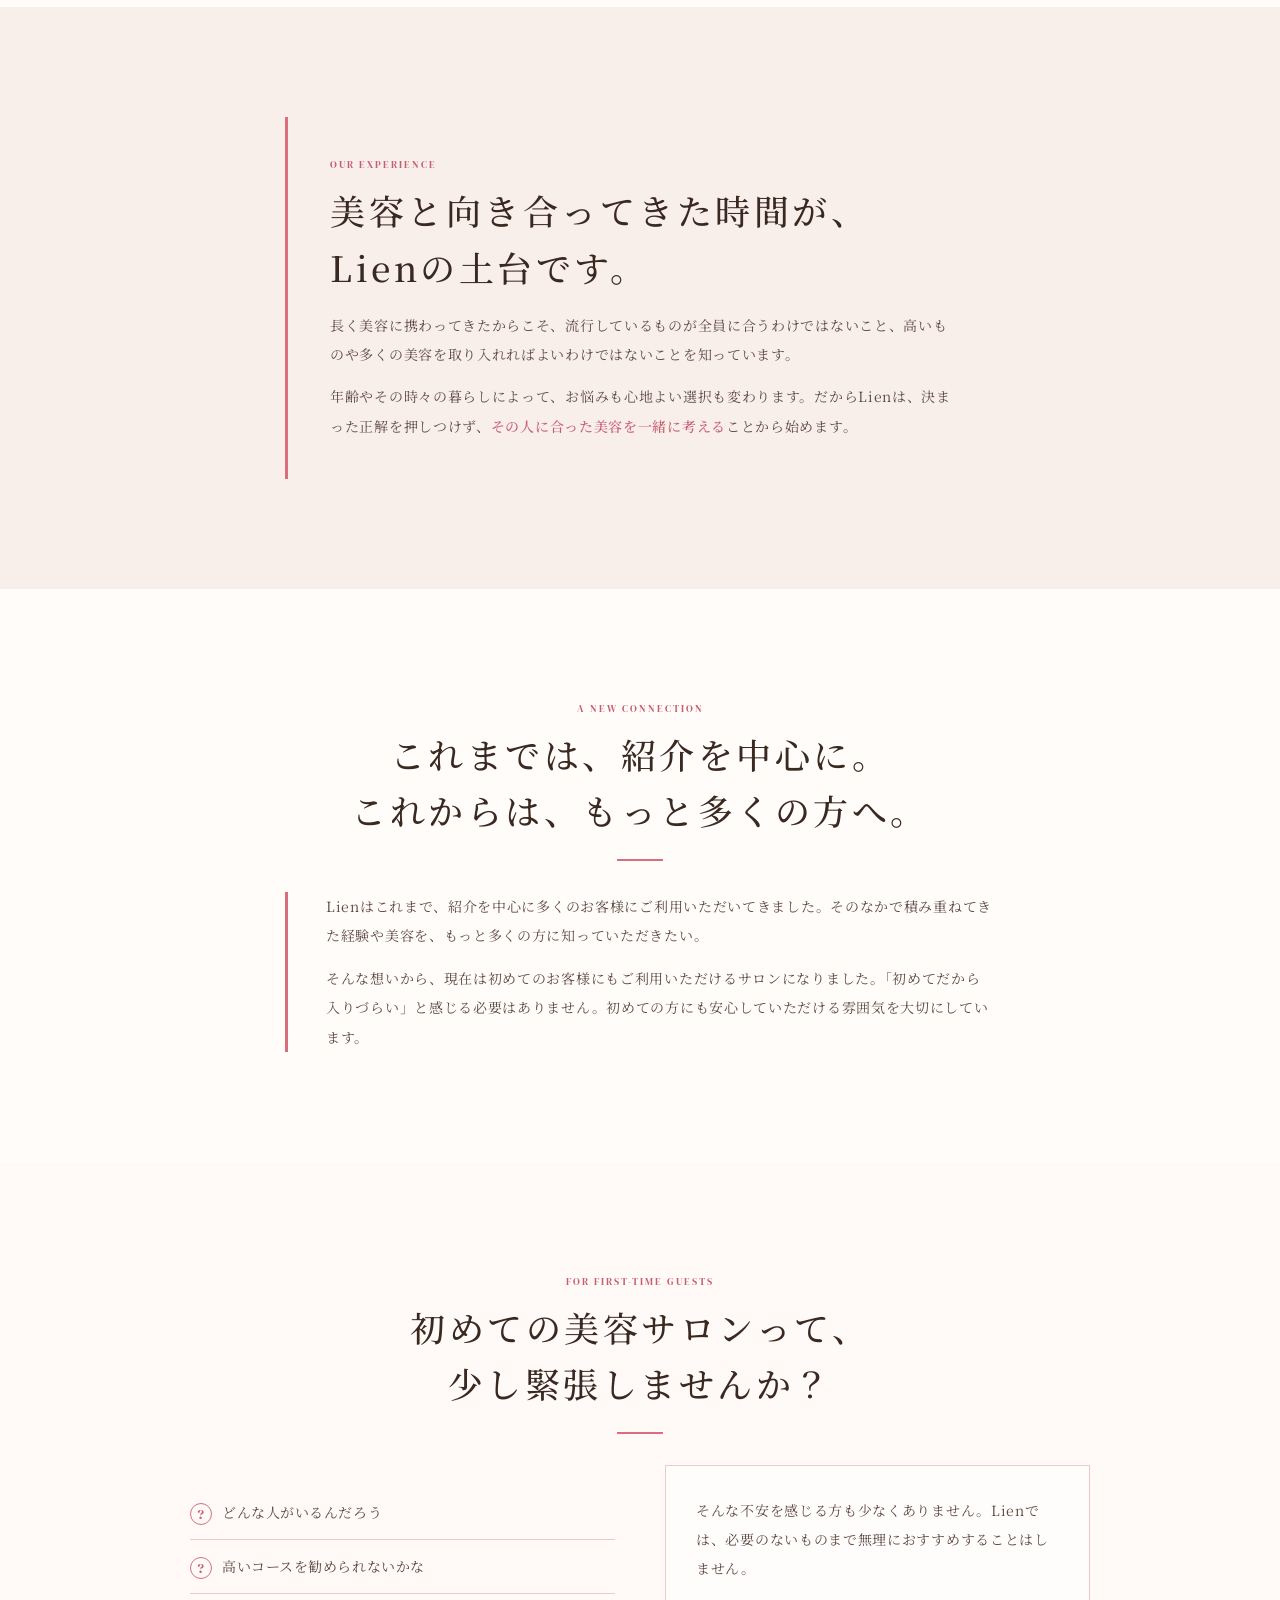
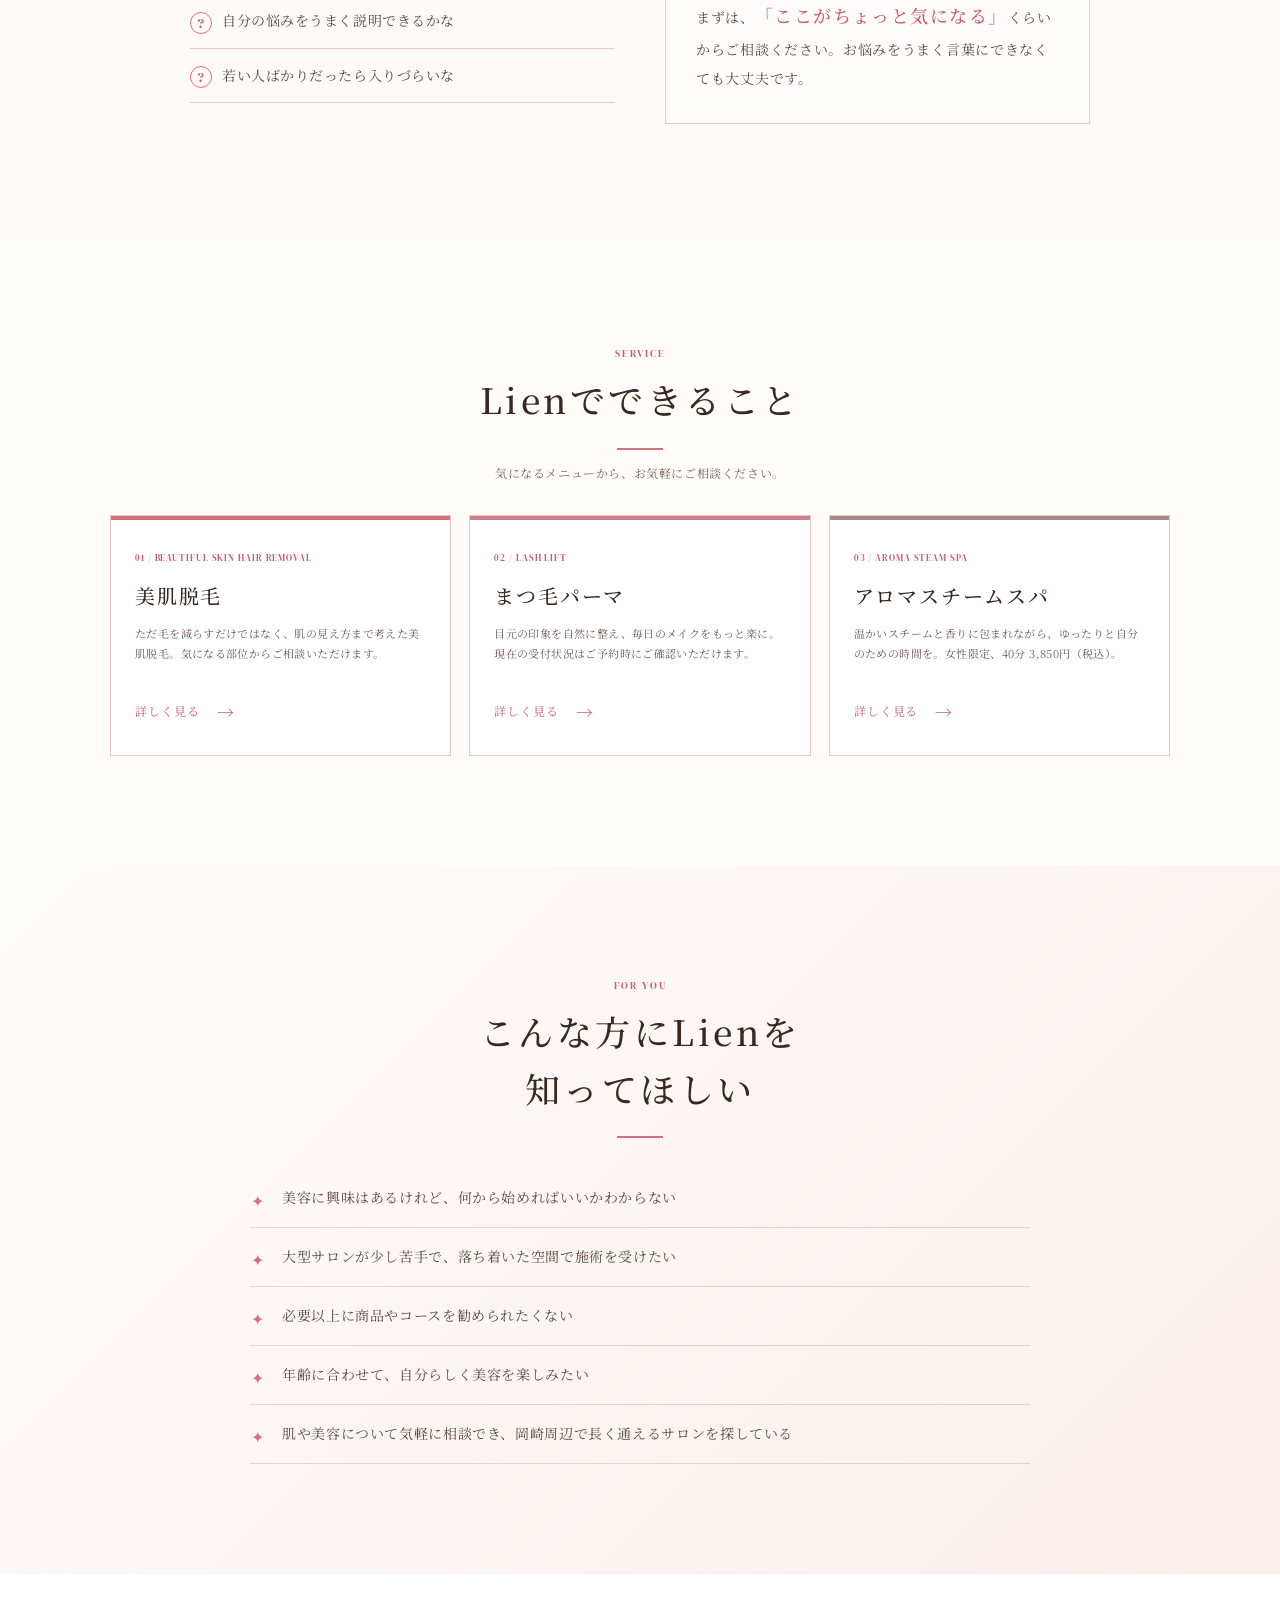
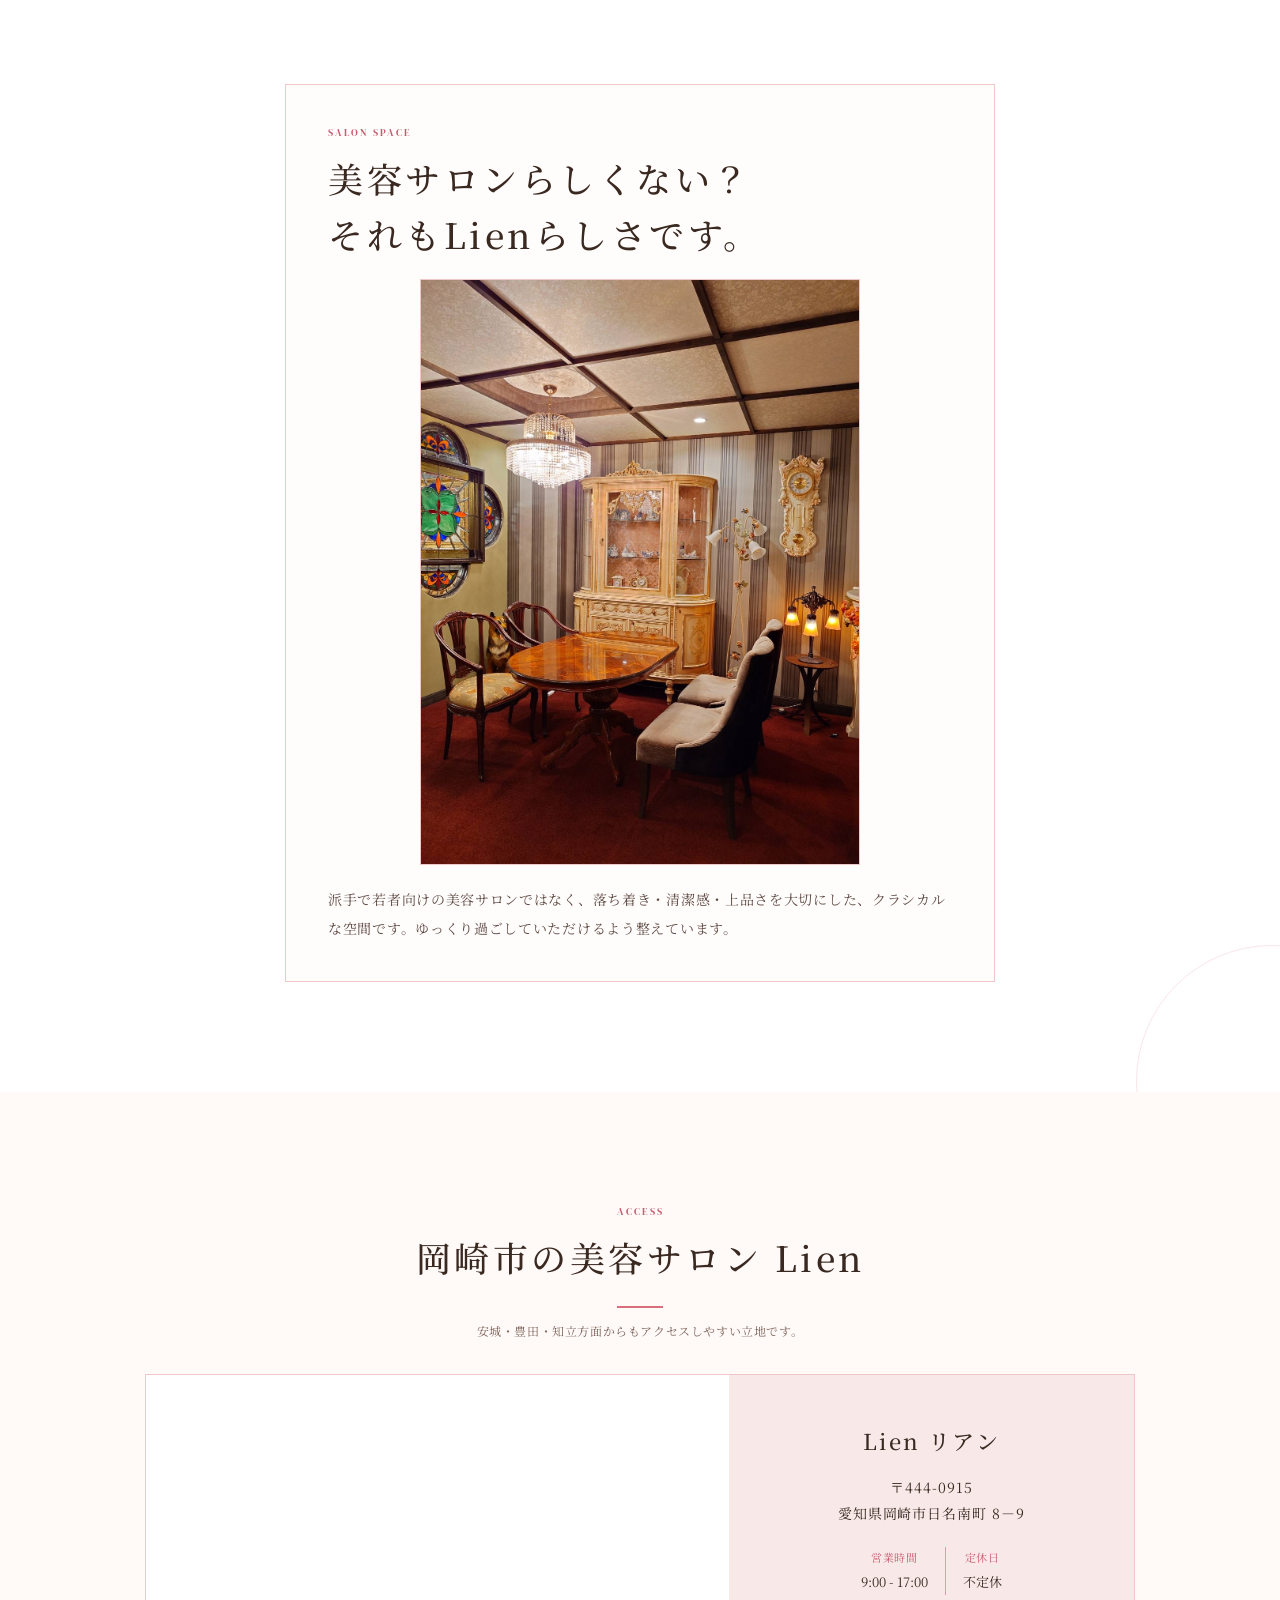
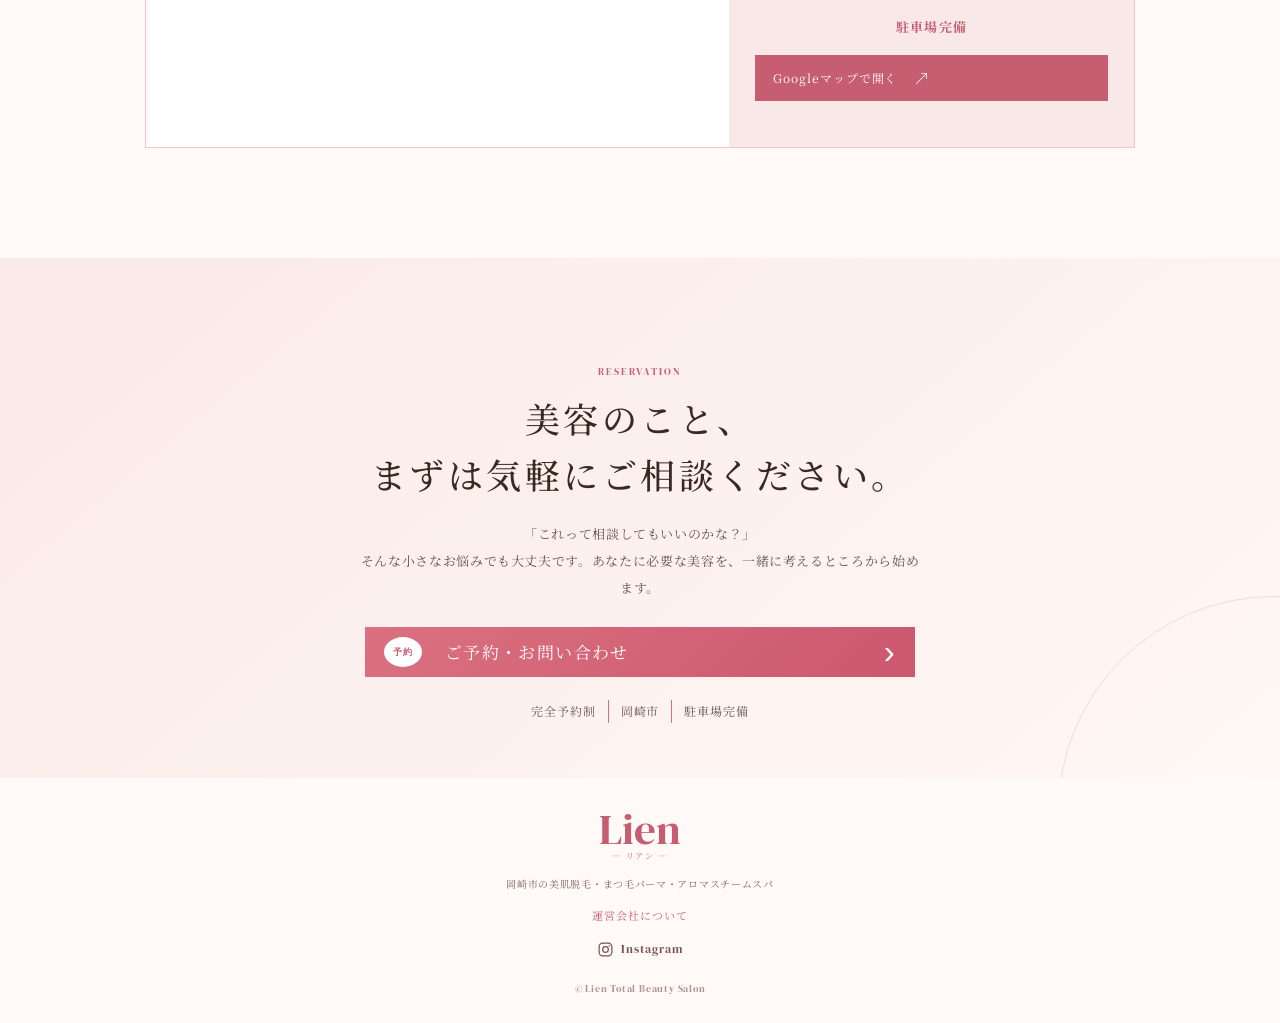
<file: lien.html>
<!DOCTYPE html>
<html lang="ja">
  <head>
    <meta charset="UTF-8" />
    <meta name="viewport" content="width=device-width, initial-scale=1.0" />
    <meta name="description" content="岡崎市の完全予約制美容サロンLien（リアン）。化粧品づくりから施術まで、美容と向き合ってきた経験をもとに、一人ひとりに合う美容を一緒に考えます。" />
    <meta name="robots" content="index, follow" />
    <meta name="theme-color" content="#fff9f7" />
    <meta property="og:type" content="website" />
    <meta property="og:locale" content="ja_JP" />
    <meta property="og:site_name" content="Lien リアン" />
    <meta property="og:title" content="Lienについて｜岡崎市の完全予約制美容サロン" />
    <meta property="og:description" content="美容を、もっと身近に。あなたに合う美容を、一緒に。Lienの想いとサロンについてご紹介します。" />
    <meta property="og:url" content="https://lien-alpha.vercel.app/lien.html" />
    <meta name="twitter:card" content="summary" />
    <link rel="icon" type="image/png" href="assets/lavande-mark.png" />
    <link rel="apple-touch-icon" href="assets/lavande-mark.png" />
    <title>Lienについて｜岡崎市の完全予約制美容サロン</title>
    <link rel="preconnect" href="https://fonts.googleapis.com" />
    <link rel="preconnect" href="https://fonts.gstatic.com" crossorigin />
    <link href="https://fonts.googleapis.com/css2?family=DM+Serif+Display:ital@0;1&family=Noto+Serif+JP:wght@400;500;600&display=swap" rel="stylesheet" />
    <link rel="stylesheet" href="styles.css" />
    <link rel="stylesheet" href="lien.css" />
    <script type="application/ld+json">
      {
        "@context": "https://schema.org",
        "@type": "BeautySalon",
        "name": "Lien リアン",
        "description": "岡崎市の完全予約制美容サロン。美肌脱毛・まつ毛パーマ・女性限定アロマスチームスパをご案内しています。",
        "address": {
          "@type": "PostalAddress",
          "postalCode": "444-0915",
          "addressRegion": "愛知県",
          "addressLocality": "岡崎市",
          "streetAddress": "日名南町8-9",
          "addressCountry": "JP"
        },
        "sameAs": ["https://www.instagram.com/lien_totalbeauty8888/"]
      }
    </script>
  </head>
  <body class="lien-page">
    <header class="site-header lien-header">
      <a class="logo" href="index.html#top" aria-label="Lien トップへ">Lien<span>— リアン —</span></a>
      <button class="nav-toggle" type="button" aria-controls="site-nav" aria-expanded="false"><span></span><span></span><span></span><i>MENU</i></button>
      <nav class="site-nav" id="site-nav" aria-label="メインナビゲーション">
        <a href="index.html#top">ホームへ戻る</a>
        <a href="lien.html" aria-current="page">Lienについて</a>
        <a href="#service">できること</a>
        <a href="#access">アクセス</a>
        <a href="index.html#faq">よくある質問</a>
        <a href="contact.html">お問い合わせ</a>
        <a class="nav-reserve" href="booking.html">予約する</a>
      </nav>
    </header>

    <main>
      <section class="lien-hero" aria-labelledby="lien-title">
        <div class="lien-hero-copy reveal">
          <p class="eyebrow">OKAZAKI TOTAL BEAUTY SALON</p>
          <p class="lien-wordmark">Lien</p>
          <p class="lien-kana">— リアン —</p>
          <h1 id="lien-title">美容を、もっと身近に。<br /><span>あなたに合う美容を、一緒に。</span></h1>
          <p>化粧品づくりから施術まで。<br />美容と向き合ってきた経験を、あなたのために。</p>
          <!-- ご予約先を変更する場合は、下の href を差し替えてください。 -->
          <a class="button button-pink" href="booking.html">ご予約・お問い合わせ <b>→</b></a>
          <a class="lien-home-link" href="index.html#top">ホーム画面へ戻る <b>→</b></a>
          <ul class="lien-hero-meta" aria-label="サロンの特徴"><li>岡崎市</li><li>完全予約制</li><li>駐車場完備</li></ul>
        </div>
      </section>

      <section class="lien-rare section" aria-labelledby="rare-title">
        <div class="lien-heading reveal"><p class="eyebrow">WHAT MAKES LIEN DIFFERENT</p><h2 id="rare-title">実はLien、<br />ちょっと珍しい美容サロンです。</h2></div>
        <div class="lien-rare-copy reveal">
          <p>Lienは、施術だけを行う美容サロンではありません。化粧品づくりにも関わりながら、実際にお客様の肌や美容のお悩みに向き合っています。</p>
          <p>「つくる側」と「使う側・施術する側」。その両方を知っているからこそ、商品だけ、施術だけに偏らず、その方に合った美容をご提案することを大切にしています。</p>
        </div>
        <ol class="lien-cycle reveal" aria-label="Lienの美容への向き合い方">
          <li><b>01</b><span>化粧品づくり</span></li>
          <li><b>02</b><span>美容について<br />考える</span></li>
          <li><b>03</b><span>実際に<br />施術する</span></li>
          <li><b>04</b><span>お客様の声を<br />知る</span></li>
        </ol>
      </section>

      <section class="lien-experience section" aria-labelledby="experience-title">
        <div class="lien-experience-copy reveal"><p class="eyebrow">OUR EXPERIENCE</p><h2 id="experience-title">美容と向き合ってきた時間が、<br />Lienの土台です。</h2><p>長く美容に携わってきたからこそ、流行しているものが全員に合うわけではないこと、高いものや多くの美容を取り入れればよいわけではないことを知っています。</p><p>年齢やその時々の暮らしによって、お悩みも心地よい選択も変わります。だからLienは、決まった正解を押しつけず、<strong>その人に合った美容を一緒に考える</strong>ことから始めます。</p></div>
      </section>

      <section class="lien-welcome section" aria-labelledby="welcome-title">
        <div class="lien-heading reveal"><p class="eyebrow">A NEW CONNECTION</p><h2 id="welcome-title">これまでは、紹介を中心に。<br />これからは、もっと多くの方へ。</h2></div>
        <div class="lien-welcome-copy reveal"><p>Lienはこれまで、紹介を中心に多くのお客様にご利用いただいてきました。そのなかで積み重ねてきた経験や美容を、もっと多くの方に知っていただきたい。</p><p>そんな想いから、現在は初めてのお客様にもご利用いただけるサロンになりました。「初めてだから入りづらい」と感じる必要はありません。初めての方にも安心していただける雰囲気を大切にしています。</p></div>
      </section>

      <section class="lien-anxieties section" aria-labelledby="anxieties-title">
        <div class="lien-heading reveal"><p class="eyebrow">FOR FIRST-TIME GUESTS</p><h2 id="anxieties-title">初めての美容サロンって、<br />少し緊張しませんか？</h2></div>
        <div class="lien-anxieties-grid">
          <ul class="lien-anxieties-list reveal"><li>どんな人がいるんだろう</li><li>高いコースを勧められないかな</li><li>自分の悩みをうまく説明できるかな</li><li>若い人ばかりだったら入りづらいな</li></ul>
          <div class="lien-anxieties-copy reveal"><p>そんな不安を感じる方も少なくありません。Lienでは、必要のないものまで無理におすすめすることはしません。</p><p>まずは、<strong>「ここがちょっと気になる」</strong>くらいからご相談ください。お悩みをうまく言葉にできなくても大丈夫です。</p></div>
        </div>
      </section>

      <section id="service" class="lien-services section" aria-labelledby="services-title">
        <div class="lien-heading reveal"><p class="eyebrow">SERVICE</p><h2 id="services-title">Lienでできること</h2><p>気になるメニューから、お気軽にご相談ください。</p></div>
        <div class="lien-service-grid">
          <article class="lien-service-card reveal"><div><p>01 / BEAUTIFUL SKIN HAIR REMOVAL</p><h3>美肌脱毛</h3><span>ただ毛を減らすだけではなく、肌の見え方まで考えた美肌脱毛。気になる部位からご相談いただけます。</span><a href="https://lavand8888.com/LPPage?id=Pe7dd9e9" target="_blank" rel="noopener noreferrer">詳しく見る <b>→</b></a></div></article>
          <article class="lien-service-card reveal"><div><p>02 / LASH LIFT</p><h3>まつ毛パーマ</h3><span>目元の印象を自然に整え、毎日のメイクをもっと楽に。現在の受付状況はご予約時にご確認いただけます。</span><a href="https://lavand8888.com/LPPage?id=P6007c12" target="_blank" rel="noopener noreferrer">詳しく見る <b>→</b></a></div></article>
          <article class="lien-service-card reveal"><div><p>03 / AROMA STEAM SPA</p><h3>アロマスチームスパ</h3><span>温かいスチームと香りに包まれながら、ゆったりと自分のための時間を。女性限定、40分 3,850円（税込）。</span><a href="https://lavand8888.com/LPPage?id=P136ba24" target="_blank" rel="noopener noreferrer">詳しく見る <b>→</b></a></div></article>
        </div>
      </section>

      <section class="lien-for-you section" aria-labelledby="for-you-title">
        <div class="lien-heading reveal"><p class="eyebrow">FOR YOU</p><h2 id="for-you-title">こんな方にLienを<br />知ってほしい</h2></div>
        <ul class="lien-for-you-list">
          <li class="reveal">美容に興味はあるけれど、何から始めればいいかわからない</li>
          <li class="reveal">大型サロンが少し苦手で、落ち着いた空間で施術を受けたい</li>
          <li class="reveal">必要以上に商品やコースを勧められたくない</li>
          <li class="reveal">年齢に合わせて、自分らしく美容を楽しみたい</li>
          <li class="reveal">肌や美容について気軽に相談でき、岡崎周辺で長く通えるサロンを探している</li>
        </ul>
      </section>

      <section class="lien-space section" aria-labelledby="space-title">
        <div class="lien-space-copy reveal"><p class="eyebrow">SALON SPACE</p><h2 id="space-title">美容サロンらしくない？<br />それもLienらしさです。</h2><figure class="lien-space-photo"><img src="assets/lien-salon-space.jpg" width="1108" height="1477" loading="lazy" alt="シャンデリアやアンティーク家具を配した、Lienの落ち着いた店内空間" /></figure><p>派手で若者向けの美容サロンではなく、落ち着き・清潔感・上品さを大切にした、クラシカルな空間です。ゆっくり過ごしていただけるよう整えています。</p></div>
      </section>

      <section id="access" class="lien-access section" aria-labelledby="access-title">
        <div class="lien-heading reveal"><p class="eyebrow">ACCESS</p><h2 id="access-title">岡崎市の美容サロン Lien</h2><p>安城・豊田・知立方面からもアクセスしやすい立地です。</p></div>
        <div class="lien-access-grid">
          <div class="lien-map reveal"><iframe src="https://www.google.com/maps/embed?pb=!1m14!1m8!1m3!1d26155.91949386299!2d137.14083610571288!3d34.96939080920073!3m2!1i1024!2i768!4f13.1!3m3!1m2!1s0x6004a333ef335e59%3A0x86d9b7ca92ac959f!2zTGllbiDjg6rjgqLjg7M!5e0!3m2!1sja!2sjp!4v1785641365068!5m2!1sja!2sjp" title="Lien リアンのGoogleマップ" loading="lazy" referrerpolicy="strict-origin-when-cross-origin"></iframe></div>
          <div class="lien-access-info reveal"><h3>Lien リアン</h3><address>〒444-0915<br />愛知県岡崎市日名南町 8－9</address><dl><div><dt>営業時間</dt><dd>9:00 - 17:00</dd></div><div><dt>定休日</dt><dd>不定休</dd></div></dl><p><b>駐車場完備</b></p><a class="lien-map-link" href="https://www.google.com/maps/search/?api=1&amp;query=Lien%20%E3%83%AA%E3%82%A2%E3%83%B3%20%E6%84%9B%E7%9F%A5%E7%9C%8C%E5%B2%A1%E5%B4%8E%E5%B8%82%E6%97%A5%E5%90%8D%E5%8D%97%E7%94%BA8-9" target="_blank" rel="noopener noreferrer">Googleマップで開く <span>↗</span></a></div>
        </div>
      </section>

      <section class="lien-closing" aria-labelledby="closing-title">
        <div class="lien-closing-inner reveal"><p class="eyebrow">RESERVATION</p><h2 id="closing-title">美容のこと、<br />まずは気軽にご相談ください。</h2><p>「これって相談してもいいのかな？」<br />そんな小さなお悩みでも大丈夫です。あなたに必要な美容を、一緒に考えるところから始めます。</p><a class="line-button" href="booking.html"><span>予約</span> ご予約・お問い合わせ <b>›</b></a><ul><li>完全予約制</li><li>岡崎市</li><li>駐車場完備</li></ul></div>
      </section>
    </main>

    <footer class="site-footer">
      <a class="logo" href="index.html#top">Lien<span>— リアン —</span></a>
      <p>岡崎市の美肌脱毛・まつ毛パーマ・アロマスチームスパ</p>
      <a class="footer-company-link" href="company.html">運営会社について</a>
      <a class="footer-instagram" href="https://www.instagram.com/lien_totalbeauty8888/" target="_blank" rel="noopener noreferrer" aria-label="InstagramでLienを開く"><svg aria-hidden="true" viewBox="0 0 24 24" focusable="false"><rect x="3" y="3" width="18" height="18" rx="5"></rect><circle cx="12" cy="12" r="4"></circle><circle class="instagram-dot" cx="17.4" cy="6.7" r="1"></circle></svg><span>Instagram</span></a>
      <small>© Lien Total Beauty Salon</small>
    </footer>
    <a class="mobile-line-cta" href="booking.html"><span>予約</span> ご予約・お問い合わせ <b>→</b></a>
    <script src="script.js"></script>
  </body>
</html>
</file>
<file: styles.css>
:root { --ink:#3a2921; --rose:#d96f7d; --rose-dark:#c75d70; --rose-pale:#fbe8e7; --paper:#fffcfa; --cream:#fff7f3; --line:#efc7c8; --green:#61a947; --serif:"Noto Serif JP","Yu Mincho",serif; --display:"DM Serif Display",Georgia,serif; }
* { box-sizing:border-box; }
html { scroll-behavior:smooth; }
body { margin:0; overflow-x:hidden; color:var(--ink); background:var(--paper); font-family:var(--serif); font-size:15px; line-height:1.9; }
a { color:inherit; } button { font:inherit; color:inherit; }
.site-header { position:absolute; z-index:10; top:0; display:flex; width:100%; padding:17px 20px; align-items:center; justify-content:space-between; }
.site-header { transition:background .25s ease,box-shadow .25s ease,padding .25s ease; }.site-header.is-scrolled { position:fixed; background:rgba(255,252,250,.94); box-shadow:0 4px 20px rgba(76,40,37,.08); backdrop-filter:blur(10px); }
.logo { display:inline-flex; flex-direction:column; color:var(--rose-dark); font-family:var(--display); font-size:35px; line-height:.75; text-decoration:none; }
.logo span { margin-top:8px; font-family:var(--serif); font-size:8px; letter-spacing:.2em; text-align:center; }
.nav-toggle { z-index:11; display:grid; width:43px; height:38px; padding:7px 0 0; border:0; background:transparent; justify-items:center; cursor:pointer; }
.nav-toggle span { width:25px; height:1px; background:var(--rose-dark); transition:transform .25s ease,opacity .25s ease; }
.nav-toggle i { margin-top:-2px; color:var(--rose-dark); font-family:var(--display); font-size:7px; font-style:normal; letter-spacing:.12em; }
.nav-toggle.is-open span:nth-child(1) { transform:translateY(8px) rotate(45deg); }.nav-toggle.is-open span:nth-child(2) { opacity:0; }.nav-toggle.is-open span:nth-child(3) { transform:translateY(-8px) rotate(-45deg); }
.site-nav { position:absolute; top:0; right:0; display:flex; width:min(285px,78vw); padding:85px 29px 27px; flex-direction:column; gap:16px; background:rgba(255,252,250,.97); box-shadow:0 12px 35px rgba(77,37,31,.1); opacity:0; pointer-events:none; transform:translateX(100%); transition:transform .3s ease,opacity .3s ease; }
.site-nav.is-open { opacity:1; pointer-events:auto; transform:translateX(0); }.site-nav a { color:var(--ink); font-size:13px; letter-spacing:.07em; text-decoration:none; }.site-nav .nav-reserve { display:grid; height:42px; margin-top:5px; place-items:center; color:#fff; background:var(--rose-dark); }
.hero { position:relative; min-height:680px; padding:139px 25px 58px; overflow:hidden; background:linear-gradient(130deg,#fffdfc 0%,#fff6f1 53%,#f9e5e4 100%); }
.hero::after { position:absolute; right:-90px; bottom:-110px; width:310px; height:310px; border:1px solid rgba(217,111,125,.2); border-radius:50%; content:""; }.hero-photo { position:absolute; z-index:0; right:-72px; bottom:0; width:86%; height:570px; opacity:.72; background-image:linear-gradient(90deg,#fff8f5 0%,rgba(255,248,245,.9) 10%,rgba(255,248,245,0) 39%),url("assets/hero-pink.png"); background-repeat:no-repeat; background-size:100% 100%,850px auto; background-position:0,right top; mix-blend-mode:multiply; }
.hero-content { position:relative; z-index:1; max-width:360px; }.hero-kicker,.eyebrow { margin:0; color:var(--rose-dark); font-family:var(--display); font-size:10px; letter-spacing:.2em; }.hero-logo { margin:12px 0 0; color:var(--rose); font-family:var(--display); font-size:94px; line-height:.76; }.hero-kana { margin:13px 0 22px 47px; color:var(--rose); font-size:11px; letter-spacing:.25em; }.hero-sub { margin:0 0 19px; font-size:11px; letter-spacing:.07em; }
.hero-location { margin:0 0 7px; color:var(--rose-dark); font-family:var(--display); font-size:10px; letter-spacing:.16em; }
h1,h2,h3,p { overflow-wrap:break-word; } h1 { margin:0; font-size:33px; font-weight:500; letter-spacing:.11em; line-height:1.65; } h1 em,.service-heading h2 em { color:var(--rose); font-style:normal; }.hero-text { margin:16px 0 24px; color:#6e5953; font-size:13px; letter-spacing:.05em; line-height:2; }
.button,.line-button { display:inline-flex; min-height:50px; padding:0 19px; align-items:center; justify-content:center; gap:23px; font-size:13px; letter-spacing:.08em; text-decoration:none; transition:transform .25s ease,filter .25s ease; }.button:hover,.line-button:hover { filter:brightness(.96); transform:translateY(-3px); }.button-pink { color:#fff; background:var(--rose-dark); }.button b { font-size:18px; font-weight:400; }.hero-scroll { position:absolute; z-index:2; right:20px; bottom:18px; color:var(--rose-dark); font-family:var(--display); font-size:9px; letter-spacing:.16em; writing-mode:vertical-rl; }.hero-scroll::after { display:block; width:1px; height:33px; margin:9px auto 0; background:var(--rose); content:""; }
.section { padding:78px 23px; }.center-heading { max-width:560px; text-align:center; }.center-heading:not(.reveal) { margin:auto; }.center-heading h2 { margin:8px 0 12px; font-size:28px; font-weight:500; letter-spacing:.1em; line-height:1.55; }.center-heading>p:last-child { margin:0; color:#765f5a; font-size:12px; letter-spacing:.05em; }.ornament { display:block; margin-top:10px; color:var(--rose); font-size:28px; line-height:1; }
.concerns { position:relative; overflow:hidden; background:linear-gradient(130deg,#fffdfa,#fff6f4); }.concerns::before,.concerns::after { position:absolute; width:190px; height:190px; border:1px solid rgba(217,111,125,.15); border-radius:50%; content:""; }.concerns::before { top:-94px; left:-84px; }.concerns::after { right:-120px; bottom:77px; }.concern-list { position:relative; z-index:1; max-width:750px; margin:34px auto 38px; padding:0; list-style:none; }.concern-list li { display:flex; padding:14px 0; align-items:flex-start; gap:12px; border-bottom:1px dashed var(--line); font-size:15px; letter-spacing:.03em; line-height:1.75; }.concern-list span { display:grid; width:28px; height:28px; flex:0 0 28px; place-items:center; border-radius:50%; color:#fff; background:linear-gradient(135deg,#d88491,#bf6574); font-family:sans-serif; font-size:17px; }.concern-list strong { color:var(--rose-dark); font-weight:500; }.support-message { position:relative; z-index:1; max-width:750px; margin:auto; padding:28px 18px; border:1px solid var(--line); background:rgba(255,253,252,.7); text-align:center; }.support-message p { margin:0; font-size:14px; letter-spacing:.08em; line-height:2; }.support-message strong { display:inline-block; margin-top:8px; color:var(--rose-dark); font-size:26px; font-weight:500; line-height:1.58; }
.about { position:relative; overflow:hidden; padding-top:0; background:var(--paper); }.about-photo { height:250px; margin:0 -23px 42px; background-image:linear-gradient(90deg,rgba(255,247,244,.9),rgba(255,247,244,0)),url("assets/salon.png"); background-repeat:no-repeat; background-size:100% 100%,1024px auto; background-position:0,right top; }.about-copy { position:relative; max-width:580px; }.about-copy h2 { margin:8px 0 16px; font-size:29px; font-weight:500; letter-spacing:.1em; line-height:1.58; }.about-copy h2 span { color:var(--rose); font-family:var(--display); font-size:1.34em; }.about-copy>p:last-child { margin:0; color:#5e4942; font-size:14px; letter-spacing:.05em; }.about-copy strong { color:var(--rose-dark); font-weight:500; }.about-grid { display:grid; margin-top:35px; grid-template-columns:1fr 1fr; gap:10px; }.about-card { min-height:179px; padding:17px 14px; border:1px solid var(--line); background:#fffaf8; }.about-card:last-child { grid-column:1/-1; min-height:auto; }.card-number { margin:0; color:var(--rose); font-family:var(--display); font-size:24px; line-height:1; }.about-card h3 { margin:7px 0 8px; color:var(--rose-dark); font-size:16px; font-weight:500; letter-spacing:.06em; line-height:1.55; }.about-card>p:last-child { margin:0; color:#725c55; font-size:11px; line-height:1.75; }
.menu-intro { background:#f9efeb; }.menu-intro .center-heading { margin:auto; }.menu-cards { display:grid; margin-top:35px; gap:11px; }.menu-card { display:grid; min-height:122px; padding:19px; grid-template-columns:48px 1fr; align-content:center; column-gap:14px; border:1px solid rgba(198,104,119,.35); background:#fff9f7; text-decoration:none; }.menu-card:nth-child(2) { background:#fffafa; }.menu-card:nth-child(3) { background:#f8f7f1; }.menu-card span { grid-row:1 / span 2; color:var(--rose); font-family:var(--display); font-size:30px; }.menu-card strong { align-self:end; font-size:19px; font-weight:500; letter-spacing:.1em; }.menu-card small { align-self:start; margin-top:3px; color:#8a7169; font-size:11px; letter-spacing:.05em; }
.service-detail { position:relative; overflow:hidden; background:var(--paper); }.service-detail:nth-of-type(even) { background:#fffaf8; }.service-visual { height:265px; margin:-78px -23px 41px; background-repeat:no-repeat; background-size:1024px auto; }.hair-detail .service-visual { background-image:linear-gradient(90deg,rgba(255,247,244,.05),rgba(255,247,244,.7)),url("assets/hair.png"); background-size:100% 100%,900px auto; background-position:0,-67px top; }.lash-detail .service-visual { background-image:linear-gradient(90deg,rgba(255,247,244,.05),rgba(255,247,244,.7)),url("assets/lash.png"); background-size:100% 100%,820px auto; background-position:0,-25px top; }.steam-detail .service-visual { background-image:linear-gradient(90deg,rgba(255,247,244,.95),rgba(255,247,244,0) 48%),url("assets/steam.png"); background-size:100% 100%,820px auto; background-position:0,right top; }.service-heading { position:relative; max-width:690px; }.ribbon { display:inline-block; margin:0 0 15px; padding:4px 22px; color:#fff; background:linear-gradient(90deg,#c66e7b,#e08a90); font-size:14px; letter-spacing:.14em; }.service-heading h2 { margin:9px 0 15px; font-size:29px; font-weight:500; letter-spacing:.09em; line-height:1.52; }.service-heading>p:last-child { margin:0; color:#684f48; font-size:13px; letter-spacing:.05em; line-height:2; }.merit-grid { display:grid; margin:32px 0; grid-template-columns:1fr 1fr; border:1px solid var(--line); }.merit-grid p { min-height:95px; margin:0; padding:15px 11px; border-right:1px dotted var(--line); border-bottom:1px dotted var(--line); font-size:11px; line-height:1.75; text-align:center; }.merit-grid p:nth-child(2n) { border-right:0; }.merit-grid p:nth-last-child(-n+2) { border-bottom:0; }.merit-grid b { color:var(--rose-dark); font-size:12px; font-weight:500; }.service-bottom { display:grid; gap:15px; }.recommend,.price-panel { padding:22px 18px; border:1px solid var(--line); background:#fffdfc; }.recommend h3,.price-panel h3 { margin:0 0 14px; color:var(--rose-dark); font-size:18px; font-weight:500; letter-spacing:.09em; text-align:center; }.recommend ul { margin:0; padding:0; list-style:none; }.recommend li { position:relative; padding:7px 0 7px 22px; border-bottom:1px dotted var(--line); font-size:12px; }.recommend li::before { position:absolute; left:0; color:var(--rose); content:"✓"; }.price-panel>.eyebrow { text-align:center; }.price-panel dl { display:grid; margin:0; grid-template-columns:1fr 1fr; border:1px solid var(--line); }.price-panel dl div { display:grid; min-height:124px; padding:14px 6px; place-items:center; border-right:1px solid var(--line); text-align:center; }.price-panel dl div:last-child { border-right:0; }.price-panel dt { color:#765e56; font-size:12px; line-height:1.55; }.price-panel dt small { color:var(--rose-dark); }.price-panel dd { margin:0; color:var(--rose-dark); font-family:var(--display); font-size:37px; line-height:1; white-space:nowrap; }.price-panel dd span { margin-left:2px; font-family:var(--serif); font-size:14px; }.price-note { margin:10px 0 0; color:#836b64; font-size:10px; line-height:1.7; }.three-prices { grid-template-columns:1fr 1fr 1fr!important; }.three-prices div { min-height:122px!important; }.three-prices dd { font-size:27px; }.spa-notes { display:flex; padding-top:12px; justify-content:space-around; gap:5px; color:var(--rose-dark); font-size:11px; text-align:center; }.spa-notes span { flex:1; }
.flow { position:relative; background:linear-gradient(135deg,#fff8f6,#fffdfc); }.flow .center-heading { margin:auto; }.flow-list { display:grid; max-width:960px; margin:35px auto 0; padding:0; list-style:none; gap:9px; }.flow-list li { display:grid; padding:18px 15px; grid-template-columns:54px 1fr; gap:12px; border:1px solid var(--line); background:rgba(255,255,255,.62); }.flow-list b { color:var(--rose); font-family:var(--display); font-size:10px; font-weight:400; line-height:1.1; text-align:center; }.flow-list b span { font-size:34px; }.flow-list h3 { margin:0 0 5px; color:var(--rose-dark); font-size:16px; font-weight:500; letter-spacing:.05em; line-height:1.55; }.flow-list p { margin:0; font-size:11px; letter-spacing:.04em; line-height:1.8; }
.faq { background:var(--paper); }.faq .center-heading { margin:auto; }.faq-list { max-width:860px; margin:32px auto 0; border-top:1px solid var(--line); }.faq-item { border-bottom:1px solid var(--line); }.faq-item h3 { margin:0; }.faq-item button { display:flex; width:100%; padding:18px 2px; align-items:center; gap:10px; border:0; background:transparent; cursor:pointer; font-size:13px; font-weight:500; text-align:left; }.faq-item button span,.faq-answer b { color:var(--rose-dark); font-family:var(--display); font-size:17px; font-weight:400; }.faq-item button i { position:relative; width:16px; height:16px; margin-left:auto; flex:0 0 16px; }.faq-item button i::before,.faq-item button i::after { position:absolute; top:8px; left:1px; width:14px; height:1px; background:var(--rose-dark); content:""; transition:transform .25s ease; }.faq-item button i::after { transform:rotate(90deg); }.faq-item.is-open button i::after { transform:rotate(0); }.faq-answer { max-height:0; overflow:hidden; transition:max-height .3s ease; }.faq-answer p { margin:0; padding:0 2px; color:#6f5750; font-size:12px; line-height:1.9; }.faq-item.is-open .faq-answer { max-height:170px; }.faq-item.is-open .faq-answer p { padding-bottom:18px; }
.reservation { position:relative; min-height:515px; overflow:hidden; background:#f9e9e7; }.reservation-photo { position:absolute; inset:0; opacity:.4; background-image:linear-gradient(90deg,#f9e9e7 0%,rgba(249,233,231,.75) 48%,rgba(249,233,231,.12)),url("assets/reserve.png"); background-repeat:no-repeat; background-size:100% 100%,1024px auto; background-position:0,right top; }.reservation-inner { position:relative; z-index:1; max-width:560px; margin:auto; padding:72px 25px 55px; text-align:center; }.reservation h2 { margin:9px 0 17px; font-size:25px; font-weight:500; letter-spacing:.07em; line-height:1.6; }.reservation h2 span { color:var(--rose); font-family:var(--display); font-size:1.35em; }.reservation-inner>p:not(.eyebrow) { margin:0; color:#6d554e; font-size:13px; letter-spacing:.05em; line-height:2; }.line-button { width:100%; margin-top:26px; color:#fff; background:linear-gradient(135deg,#da7180,#cc576e); font-size:17px; }.line-button span { display:grid; width:38px; height:30px; place-items:center; border-radius:50%; color:var(--rose-dark); background:#fff; font-family:sans-serif; font-size:9px; font-weight:bold; }.line-button b { margin-left:auto; font-family:sans-serif; font-size:33px; font-weight:400; line-height:0; }.reservation-points { display:flex; max-width:320px; margin:23px auto 0; justify-content:space-around; color:#6d5048; font-size:14px; letter-spacing:.08em; }.reservation-points span+span { padding-left:23px; border-left:1px solid var(--rose); }
.access { background:#fffaf8; }.access .center-heading { margin:auto; }.access-grid { display:grid; max-width:970px; margin:35px auto 0; border:1px solid var(--line); background:#fff; }.map-frame { min-height:280px; }.map-frame iframe { display:block; width:100%; height:100%; min-height:280px; border:0; }.access-info { padding:27px 24px; background:#fbe4e8; text-align:center; }.access-info h3 { margin:0 0 12px; font-size:22px; font-weight:500; letter-spacing:.1em; }.access-info address { font-style:normal; font-size:14px; letter-spacing:.08em; line-height:1.9; }.access-info dl { display:flex; max-width:350px; margin:19px auto; justify-content:center; gap:0; }.access-info dl div { padding:0 17px; }.access-info dl div+div { border-left:1px solid #df9da7; }.access-info dt { color:var(--rose-dark); font-size:11px; letter-spacing:.08em; }.access-info dd { margin:2px 0 0; font-size:14px; white-space:nowrap; }.map-link { display:inline-flex; min-height:45px; padding:0 18px; align-items:center; gap:18px; color:#fff; background:var(--rose-dark); font-size:12px; letter-spacing:.08em; text-decoration:none; transition:transform .25s ease,filter .25s ease; }.map-link:hover { filter:brightness(.96); transform:translateY(-2px); }.map-link span { font-size:17px; }
.site-footer { padding:35px 20px 25px; background:#fffaf8; text-align:center; }.site-footer .logo { align-items:center; font-size:43px; }.site-footer p { margin:15px 0 12px; color:#7f675f; font-size:10px; letter-spacing:.07em; }.site-footer small { display:block; color:#ad918b; font-family:var(--display); font-size:10px; letter-spacing:.08em; }.footer-company-link { display:block; width:max-content; margin:0 auto 12px; color:var(--rose-dark); font-size:11px; letter-spacing:.08em; text-decoration:none; }.footer-company-link:hover { text-decoration:underline; text-underline-offset:4px; }.footer-instagram { display:inline-flex; margin:0 0 18px; align-items:center; gap:7px; color:#76534d; font-family:var(--display); font-size:12px; letter-spacing:.08em; text-decoration:none; transition:color .2s ease,transform .2s ease; }.footer-instagram svg { width:17px; height:17px; fill:none; stroke:currentColor; stroke-width:1.7; }.footer-instagram .instagram-dot { fill:currentColor; stroke:none; }.footer-instagram:hover { color:var(--rose-dark); transform:translateY(-2px); }.footer-instagram:focus-visible { outline:2px solid var(--rose-dark); outline-offset:4px; }
.mobile-line-cta { position:fixed; z-index:20; right:15px; bottom:15px; display:inline-flex; min-height:49px; padding:0 16px; align-items:center; gap:10px; border-radius:4px; color:#fff; background:linear-gradient(135deg,#6bb95a,#4d9e40); box-shadow:0 7px 20px rgba(49,104,45,.24); font-size:12px; font-weight:500; letter-spacing:.04em; text-decoration:none; transition:transform .25s ease; }.mobile-line-cta:hover { transform:translateY(-2px); }.mobile-line-cta span { display:grid; width:28px; height:23px; place-items:center; border-radius:50%; color:#59a04b; background:#fff; font-family:Arial,sans-serif; font-size:8px; font-weight:700; }.mobile-line-cta b { font-size:17px; font-weight:400; }
.reveal { opacity:0; transform:translateY(22px); transition:opacity .65s ease,transform .65s cubic-bezier(.2,.65,.3,1); }.reveal.is-visible { opacity:1; transform:translateY(0); }
@media (min-width:760px) { .site-header { padding:24px max(5vw,calc((100% - 1160px)/2)); }.site-header.is-scrolled { padding:14px max(5vw,calc((100% - 1160px)/2)); }.nav-toggle { display:none; }.site-nav { position:static; display:flex; width:auto; padding:0; flex-direction:row; align-items:center; gap:23px; box-shadow:none; opacity:1; pointer-events:auto; transform:none; background:transparent; }.site-nav a { font-size:12px; }.site-nav .nav-reserve { display:inline-grid; min-width:86px; height:34px; margin:0; }.hero { min-height:760px; padding:160px max(7vw,calc((100% - 1110px)/2)) 80px; }.hero-photo { right:max(-10px,calc((100% - 1170px)/2)); width:min(46vw,600px); height:760px; opacity:.88; background-size:100% 100%,1024px auto; background-position:0,right top; }.hero-content { max-width:540px; }.hero-logo { font-size:146px; }.hero-kana { margin-left:72px; }.hero-sub { font-size:13px; } h1 { font-size:44px; }.hero-text { font-size:15px; }.hero-scroll { right:max(34px,calc((100% - 1190px)/2)); }.section { padding:110px max(6vw,calc((100% - 1080px)/2)); }.center-heading h2 { font-size:37px; }.center-heading>p:last-child { font-size:14px; }.concern-list li { font-size:19px; }.support-message p { font-size:16px; }.support-message strong { font-size:33px; }.about { padding-top:0; }.about-photo { height:360px; margin:0 max(-6vw,calc((1080px - 100vw)/2)) 60px; }.about-copy h2 { font-size:38px; }.about-copy>p:last-child { font-size:15px; }.about-grid { grid-template-columns:repeat(5,1fr); gap:10px; }.about-card,.about-card:last-child { grid-column:auto; min-height:205px; }.menu-cards { grid-template-columns:repeat(3,1fr); }.menu-card { min-height:160px; grid-template-columns:1fr; grid-template-rows:38px 1fr 25px; }.menu-card span { grid-row:auto; }.menu-card strong { align-self:center; font-size:20px; }.service-detail { display:grid; padding-top:110px; grid-template-columns:minmax(0,1fr) minmax(0,1fr); column-gap:45px; }.service-detail .service-visual { grid-row:1 / span 2; height:600px; margin:-110px 0 -110px max(-6vw,calc((1080px - 100vw)/2)); }.service-heading h2 { font-size:37px; }.service-heading>p:last-child { font-size:14px; }.merit-grid { margin:32px 0 0; }.service-bottom { grid-column:1/-1; margin-top:75px; grid-template-columns:.85fr 1.25fr; }.recommend,.price-panel { padding:27px 25px; }.flow-list { grid-template-columns:1fr 1fr; gap:12px; }.flow-list li { min-height:154px; padding:20px; grid-template-columns:62px 1fr; }.flow-list h3 { font-size:17px; }.reservation { min-height:530px; }.reservation-inner { padding-top:105px; }.line-button { max-width:550px; }.faq-item button { font-size:15px; }.faq-answer p { font-size:13px; }.mobile-line-cta { display:none; } }
/* Use only the photographic portions of the supplied service references. */
.hair-detail .service-visual { background-size:100% 100%,1100px auto; background-position:center,-88px 0; }
.lash-detail .service-visual { background-size:100% 100%,1100px auto; background-position:center,0 0; }
.steam-detail .service-visual { background-size:100% 100%,1000px auto; background-position:center,right top; }
.steam-detail .price-panel dl { grid-template-columns:1fr; }
.steam-detail .price-panel dl div { border-right:0; }

/* Keep the hero background within the portrait area only, excluding the source artwork text. */
.hero-photo { background-size:100% 100%,1050px auto; background-position:center,right top; }
@media (min-width:760px) { .hero-photo { background-size:100% 100%,1300px auto; } }
@media (min-width:760px) { .access-grid { grid-template-columns:1.25fr 1fr; }.map-frame,.map-frame iframe { min-height:360px; }.access-info { display:flex; padding:35px 26px; flex-direction:column; justify-content:center; } }

@media (max-width:759px) { .hero-photo { right:-96px; width:76%; opacity:.42; filter:brightness(1.12) saturate(.88); }.hero-content { z-index:2; padding:8px 12px 17px 0; background:linear-gradient(90deg,rgba(255,253,252,.98) 0%,rgba(255,253,252,.93) 59%,rgba(255,253,252,.38) 100%); }.hero-sub,.hero-text { color:#4f3b35; font-weight:500; }.hero h1 { color:#33231e; text-shadow:0 1px 0 rgba(255,255,255,.8); }.hero h1 em { color:#b94f62; }.hero-kicker,.hero-location { color:#b94f62; font-weight:500; } }

@media (prefers-reduced-motion:reduce) { html { scroll-behavior:auto; }.reveal { opacity:1; transform:none; transition:none; } }
</file>
<file: company.css>
:root { --lavande:#d20a67; --company-line:rgba(58,41,33,.16); }

.company-page { background:var(--paper); }
.company-header { background:rgba(255,252,250,.96); box-shadow:0 4px 20px rgba(76,40,37,.06); }
.company-header .site-nav a[aria-current="page"] { color:var(--lavande); }
.company-kicker { margin:0; color:var(--lavande); font-family:var(--display); font-size:10px; letter-spacing:.21em; }

.company-hero { padding:139px 23px 84px; background:#fff; }
.company-hero-copy { max-width:690px; margin:auto; text-align:center; }
.company-wordmark { margin:0 0 25px; color:var(--lavande); font-family:var(--display); font-size:49px; letter-spacing:.045em; line-height:1; }
.company-hero h1 { margin:10px 0 20px; font-size:29px; font-weight:500; letter-spacing:.085em; line-height:1.68; }
.company-hero-copy>p:not(.company-wordmark):not(.company-kicker) { max-width:560px; margin:0 auto 11px; color:#625049; font-size:13px; letter-spacing:.05em; line-height:2.05; }
.company-hero-copy>p:last-child { margin-bottom:0; }

.company-heading { max-width:650px; margin:0 auto 31px; text-align:center; }
.company-heading h2,.company-thought h2,.company-salon h2,.company-access h2 { margin:9px 0 0; font-size:28px; font-weight:500; letter-spacing:.1em; line-height:1.6; }
.company-heading h2::after,.company-thought h2::after { display:block; width:46px; height:2px; margin:20px auto 0; background:var(--lavande); content:""; }

.company-brand-story { padding-top:76px; padding-bottom:76px; }
.company-story-copy { max-width:650px; margin:auto; }
.company-story-copy p { margin:0; padding:18px 0; border-top:1px solid var(--company-line); color:#5c4841; font-size:13px; letter-spacing:.05em; line-height:2.08; }
.company-story-copy p:last-child { border-bottom:1px solid var(--company-line); }

.company-thought { padding-top:74px; padding-bottom:74px; background:#fff; }
.company-thought-inner { max-width:710px; margin:auto; padding:0 0 0 21px; border-left:3px solid var(--lavande); }
.company-thought h2 { margin-bottom:20px; }
.company-thought h2::after { margin-left:0; }
.company-thought p:not(.company-kicker) { margin:0 0 14px; color:#5c4841; font-size:13px; letter-spacing:.05em; line-height:2.08; }
.company-thought p:last-child { margin-bottom:0; }

.company-values { padding-top:77px; padding-bottom:77px; }
.company-values-grid { display:grid; max-width:1080px; margin:auto; border-top:1px solid var(--company-line); }
.company-value { min-height:202px; padding:22px 16px; border-bottom:1px solid var(--company-line); }
.company-value p { margin:0; color:var(--lavande); font-family:var(--display); font-size:24px; line-height:1; }
.company-value h3 { margin:11px 0 9px; font-size:16px; font-weight:500; letter-spacing:.07em; line-height:1.6; }
.company-value span { display:block; color:#6b554d; font-size:11px; letter-spacing:.045em; line-height:1.95; }

.company-products { padding-top:77px; padding-bottom:77px; background:#fff; }
.company-products-intro { max-width:690px; margin:0 auto 28px; text-align:center; }
.company-products-intro p { margin:0 auto; color:#5c4841; font-size:13px; letter-spacing:.05em; line-height:2.08; }
.company-store-link { display:inline-flex; min-height:46px; margin-top:21px; padding:0 18px; align-items:center; justify-content:center; gap:16px; color:var(--lavande); border:1px solid var(--lavande); font-size:12px; letter-spacing:.08em; text-decoration:none; transition:background .25s,color .25s,transform .25s; }
.company-store-link:hover { color:#fff; background:var(--lavande); transform:translateY(-2px); }
.company-store-link b { font-size:16px; font-weight:400; }
.company-products-table-wrap { max-width:1000px; margin:auto; }
.company-products-table { width:100%; border-spacing:0; border-collapse:collapse; border-top:1px solid var(--company-line); text-align:left; }
.company-products-table caption { position:absolute; width:1px; height:1px; overflow:hidden; clip:rect(0 0 0 0); clip-path:inset(50%); white-space:nowrap; }
.company-products-table th,.company-products-table td { padding:18px 13px; border-bottom:1px solid var(--company-line); vertical-align:top; }
.company-products-table thead th { color:var(--lavande); font-size:11px; font-weight:500; letter-spacing:.1em; }
.company-products-table tbody th { width:29%; color:var(--ink); font-family:var(--display); font-size:17px; font-weight:400; letter-spacing:.035em; line-height:1.5; }
.company-products-table td { color:#5c4841; font-size:12px; letter-spacing:.035em; line-height:1.9; }
.company-products-table td:nth-child(2) { width:20%; color:var(--lavande); font-size:13px; font-weight:500; letter-spacing:.06em; white-space:nowrap; }
.company-products-table td span { display:inline-block; min-width:39px; margin-right:7px; color:#765e57; font-size:10px; font-weight:400; letter-spacing:.04em; }
.company-products-note { margin:16px 0 0; color:#806c65; font-size:10px; letter-spacing:.035em; line-height:1.8; }
.company-products-table tbody tr { transition:background .2s ease; }
.company-products-table tbody tr:hover { background:rgba(210,10,103,.035); }
.company-products-table .company-product-price b { color:var(--lavande); font-weight:500; letter-spacing:.07em; }

@media (max-width:759px) {
  .company-products-table thead { position:absolute; width:1px; height:1px; overflow:hidden; clip:rect(0 0 0 0); clip-path:inset(50%); white-space:nowrap; }
  .company-products-table,.company-products-table tbody,.company-products-table tr,.company-products-table th,.company-products-table td { display:block; width:auto; }
  .company-products-table { border-top:1px solid var(--company-line); }
  .company-products-table tbody tr { padding:20px 0; border-bottom:1px solid var(--company-line); }
  .company-products-table th,.company-products-table td { padding:0; border:0; }
  .company-products-table tbody th { margin-bottom:14px; font-size:19px; }
  .company-products-table td { margin-top:12px; font-size:12px; }
  .company-products-table td::before { display:block; margin-bottom:3px; color:var(--lavande); font-size:10px; font-weight:500; letter-spacing:.1em; content:attr(data-label); }
  .company-products-table td:nth-child(2) { width:auto; font-size:14px; }
  .company-products-note { margin-top:14px; }
}

.company-salon { padding-top:74px; padding-bottom:76px; background:#fff; text-align:center; }
.company-salon-inner { max-width:620px; margin:auto; }
.company-salon h2 { margin-bottom:18px; }
.company-salon-name { margin:0 0 14px; color:var(--lavande); font-family:var(--display); font-size:38px; letter-spacing:.05em; line-height:1; }
.company-salon-name span { margin-left:7px; color:var(--ink); font-family:var(--serif); font-size:12px; letter-spacing:.15em; }
.company-salon-inner>p:not(.company-kicker):not(.company-salon-name) { margin:0 auto; color:#5c4841; font-size:13px; letter-spacing:.05em; line-height:2.08; }
.company-button { display:inline-flex; min-height:50px; margin-top:27px; padding:0 19px; align-items:center; justify-content:center; gap:23px; color:#fff; background:var(--lavande); font-size:13px; letter-spacing:.08em; text-decoration:none; transition:transform .25s,filter .25s; }
.company-button:hover { filter:brightness(.94); transform:translateY(-3px); }
.company-button b { font-size:18px; font-weight:400; }

.company-profile { padding-top:77px; padding-bottom:77px; }
.company-table { max-width:860px; margin:0 auto; border-top:1px solid var(--company-line); }
.company-table div { display:grid; padding:18px 0; grid-template-columns:31% 1fr; gap:14px; border-bottom:1px solid var(--company-line); }
.company-table dt { font-size:13px; font-weight:500; letter-spacing:.07em; }
.company-table dd { margin:0; color:#5c4841; font-size:13px; letter-spacing:.04em; }
.company-table a { color:inherit; text-underline-offset:4px; }
.company-table a:hover { color:var(--lavande); }

.company-access { padding-top:74px; padding-bottom:80px; background:#fff; text-align:center; }
.company-access-inner { max-width:620px; margin:auto; }
.company-access-inner>p:first-child { margin:0 0 25px; color:var(--lavande); font-size:19px; letter-spacing:.1em; }
.company-access h2 { margin-bottom:11px; }
.company-access address { margin:0; font-size:16px; font-style:normal; letter-spacing:.1em; }
.company-access-inner>p:not(.company-kicker):not(:first-child) { margin:11px 0 0; color:#735e56; font-size:12px; letter-spacing:.05em; }
.company-access .company-closing { margin-top:35px; padding-top:26px; border-top:1px solid var(--company-line); color:#5c4841; font-size:13px; line-height:2.05; }
.company-footer .footer-company-link { color:var(--lavande); }

@media (min-width:760px) {
  .company-hero { padding:165px max(6vw,calc((100% - 1080px)/2)) 112px; }
  .company-wordmark { font-size:67px; }
  .company-hero h1 { font-size:40px; }
  .company-hero-copy>p:not(.company-wordmark):not(.company-kicker) { font-size:14px; }
  .company-heading h2,.company-thought h2,.company-salon h2,.company-access h2 { font-size:35px; }
  .company-brand-story,.company-values,.company-profile,.company-products { padding-top:110px; padding-bottom:110px; }
  .company-thought,.company-salon,.company-access { padding-top:104px; padding-bottom:108px; }
  .company-story-copy p { padding:21px 24px; font-size:14px; }
  .company-thought-inner { padding-left:38px; }
  .company-thought p:not(.company-kicker),.company-salon-inner>p:not(.company-kicker):not(.company-salon-name) { font-size:14px; }
  .company-values-grid { grid-template-columns:repeat(5,1fr); }
  .company-value { min-height:235px; padding:25px 18px; border-right:1px solid var(--company-line); }
  .company-value:last-child { border-right:0; }
  .company-products-intro { margin-bottom:34px; }
  .company-products-intro p { font-size:14px; }
  .company-products-table th,.company-products-table td { padding:22px 20px; }
  .company-products-table thead th { font-size:12px; }
  .company-products-table tbody th { font-size:19px; }
  .company-products-table td { font-size:13px; }
  .company-products-table td:nth-child(2) { font-size:14px; }
  .company-table div { padding:20px 28px; grid-template-columns:28% 1fr; }
  .company-table dt,.company-table dd { font-size:14px; }
}

@media (prefers-reduced-motion:reduce) { .company-button { transition:none; } }
</file>
<file: lien.css>
:root { --lien-soft:#f8eeea; --lien-muted:#7d645b; }
html { overflow-x:hidden; }
.lien-page { background:var(--paper); }
.lien-page .site-nav { position:fixed; }
.lien-header { background:rgba(255,252,250,.9); }.lien-header .site-nav a[aria-current="page"] { color:var(--rose-dark); }
.lien-hero { position:relative; overflow:hidden; padding:132px 23px 76px; background:linear-gradient(135deg,#fffdfc 0%,#fff7f3 60%,#f7e5e3 100%); }.lien-hero::before { position:absolute; inset:0; opacity:.3; background-image:linear-gradient(90deg,#fffdfc 0%,rgba(255,253,252,.94) 43%,rgba(255,253,252,.14) 100%),url("assets/lien-hero-space.png"); background-repeat:no-repeat; background-size:100% 100%,cover; background-position:center,right center; content:""; }.lien-hero::after { position:absolute; width:185px; height:185px; left:-104px; bottom:-78px; border:1px solid rgba(217,111,125,.22); border-radius:50%; content:""; }
.lien-hero-copy { position:relative; z-index:1; max-width:600px; }.lien-wordmark { margin:14px 0 0; color:var(--rose); font-family:var(--display); font-size:88px; letter-spacing:.03em; line-height:.8; }.lien-kana { margin:12px 0 25px 45px; color:var(--rose-dark); font-size:10px; letter-spacing:.2em; }.lien-hero h1 { margin:0; font-size:30px; font-weight:500; letter-spacing:.085em; line-height:1.66; }.lien-hero h1 span { color:var(--rose-dark); }.lien-hero-copy>p:not(.eyebrow):not(.lien-wordmark):not(.lien-kana) { margin:17px 0 24px; color:#604d46; font-size:13px; letter-spacing:.05em; line-height:2.05; }.lien-home-link { display:inline-flex; margin:16px 0 0 5px; align-items:center; gap:12px; color:var(--rose-dark); font-size:12px; letter-spacing:.08em; text-decoration:none; }.lien-home-link b { font-size:17px; font-weight:400; }.lien-home-link:hover { text-decoration:underline; text-underline-offset:5px; }.lien-hero-meta { display:flex; margin:23px 0 0; padding:0; flex-wrap:wrap; gap:0; list-style:none; color:#765d54; font-size:11px; letter-spacing:.08em; }.lien-hero-meta li { padding:0 12px; border-left:1px solid var(--line); }.lien-hero-meta li:first-child { padding-left:0; border:0; }
.lien-heading { max-width:710px; margin:0 auto 31px; text-align:center; }.lien-heading h2,.lien-experience h2,.lien-space h2,.lien-closing h2 { margin:8px 0 0; font-size:28px; font-weight:500; letter-spacing:.1em; line-height:1.62; }.lien-heading h2::after { display:block; width:46px; height:2px; margin:20px auto 0; background:var(--rose); content:""; }.lien-heading>p:last-child { margin:12px 0 0; color:var(--lien-muted); font-size:12px; letter-spacing:.05em; }
.lien-rare { padding-top:77px; padding-bottom:77px; }.lien-rare-copy { max-width:710px; margin:auto; }.lien-rare-copy p { margin:0; padding:19px 0; border-top:1px solid var(--line); color:#604a43; font-size:13px; letter-spacing:.05em; line-height:2.12; }.lien-rare-copy p:last-child { border-bottom:1px solid var(--line); }.lien-cycle { display:grid; max-width:860px; margin:39px auto 0; padding:0; grid-template-columns:1fr; gap:22px; list-style:none; }.lien-cycle li { position:relative; min-height:106px; padding:19px 15px; border:1px solid var(--line); background:#fffaf8; text-align:center; }.lien-cycle b { display:block; color:var(--rose); font-family:var(--display); font-size:21px; font-weight:400; line-height:1; }.lien-cycle span { display:block; margin-top:10px; color:#604942; font-size:13px; font-weight:500; letter-spacing:.07em; line-height:1.55; }.lien-cycle li::after { position:absolute; right:50%; bottom:-22px; z-index:1; color:var(--rose-dark); content:"↓"; transform:translateX(50%); }.lien-cycle li:last-child::after { content:""; }
.lien-experience { padding-top:77px; padding-bottom:77px; background:var(--lien-soft); }.lien-experience-copy { max-width:710px; margin:auto; padding:25px 20px; border-left:3px solid var(--rose); }.lien-experience h2 { margin:8px 0 16px; }.lien-experience-copy>p:not(.eyebrow) { margin:0 0 13px; color:#604b44; font-size:13px; letter-spacing:.05em; line-height:2.08; }.lien-experience-copy>p:last-child { margin-bottom:0; }.lien-experience-copy strong { color:var(--rose-dark); font-weight:500; }
.lien-welcome { padding-top:77px; padding-bottom:77px; }.lien-welcome-copy { max-width:710px; margin:auto; padding-left:20px; border-left:3px solid var(--rose); }.lien-welcome-copy p { margin:0 0 14px; color:#604a43; font-size:13px; letter-spacing:.05em; line-height:2.08; }.lien-welcome-copy p:last-child { margin-bottom:0; }
.lien-anxieties { padding-top:77px; padding-bottom:77px; background:#fffaf8; }.lien-anxieties-grid { display:grid; max-width:900px; margin:auto; gap:24px; }.lien-anxieties-list { margin:0; padding:0; list-style:none; }.lien-anxieties-list li { padding:14px 8px 14px 30px; border-bottom:1px solid var(--line); color:#5c4841; font-size:13px; letter-spacing:.04em; line-height:1.75; }.lien-anxieties-list li::before { display:inline-grid; width:20px; height:20px; margin:0 10px 0 -30px; place-items:center; border:1px solid var(--rose); border-radius:50%; color:var(--rose-dark); content:"?"; font-family:var(--display); line-height:1; vertical-align:middle; }.lien-anxieties-copy { padding:24px 20px; border:1px solid var(--line); background:#fffdfc; }.lien-anxieties-copy p { margin:0 0 14px; color:#604a43; font-size:13px; letter-spacing:.05em; line-height:2.08; }.lien-anxieties-copy p:last-child { margin-bottom:0; }.lien-anxieties-copy strong { display:inline-block; color:var(--rose-dark); font-size:18px; font-weight:500; letter-spacing:.08em; }
.lien-services { padding-top:77px; padding-bottom:77px; }.lien-service-grid { display:grid; max-width:1060px; margin:auto; gap:13px; }.lien-service-card { position:relative; overflow:hidden; border:1px solid var(--line); background:#fff; }.lien-service-card::before { display:block; width:100%; height:4px; background:var(--rose); content:""; }.lien-service-card:nth-child(2)::before { background:#c9828b; }.lien-service-card:nth-child(3)::before { background:#a98a83; }.lien-service-card div { padding:24px 19px 23px; }.lien-service-card p { margin:0; color:var(--rose-dark); font-family:var(--display); font-size:9px; letter-spacing:.1em; }.lien-service-card h3 { margin:9px 0 8px; font-size:20px; font-weight:500; letter-spacing:.09em; }.lien-service-card span { display:block; min-height:59px; color:#715b53; font-size:11px; letter-spacing:.035em; line-height:1.85; }.lien-service-card a { display:inline-flex; margin-top:14px; align-items:center; gap:17px; color:var(--rose-dark); font-size:12px; letter-spacing:.08em; text-decoration:none; }.lien-service-card a b { font-size:17px; font-weight:400; }.lien-service-card a:hover { text-decoration:underline; text-underline-offset:5px; }
.lien-for-you { padding-top:77px; padding-bottom:77px; background:linear-gradient(135deg,#fffdfc,#f8eeea); }.lien-for-you-list { max-width:780px; margin:0 auto; padding:0; list-style:none; }.lien-for-you-list li { position:relative; padding:16px 5px 16px 32px; border-bottom:1px solid rgba(205,137,145,.32); color:#5e4942; font-size:13px; letter-spacing:.045em; line-height:1.85; }.lien-for-you-list li::before { position:absolute; left:1px; top:17px; color:var(--rose); content:"✦"; font-size:16px; }
.lien-space { position:relative; padding-top:77px; padding-bottom:77px; overflow:hidden; background:#fff; }.lien-space::before { position:absolute; width:270px; height:270px; right:-128px; bottom:-125px; border:1px solid rgba(217,111,125,.18); border-radius:50%; content:""; }.lien-space-copy { position:relative; max-width:710px; margin:auto; padding:25px 20px; border:1px solid var(--line); background:#fffdfc; }.lien-space h2 { margin:8px 0 16px; }.lien-space-photo { width:min(100%,440px); margin:0 auto 20px; overflow:hidden; border:1px solid var(--line); background:#f8eeea; }.lien-space-photo img { display:block; width:100%; height:auto; }.lien-space-copy>p:not(.eyebrow) { margin:0; color:#604b44; font-size:13px; letter-spacing:.05em; line-height:2.08; }
.lien-access { padding-top:77px; padding-bottom:77px; background:#fffaf8; }.lien-access-grid { display:grid; max-width:990px; margin:auto; border:1px solid var(--line); background:#fff; }.lien-map { min-height:280px; }.lien-map iframe { display:block; width:100%; min-height:280px; height:100%; border:0; }.lien-access-info { padding:29px 23px; background:#f8e9e8; text-align:center; }.lien-access-info h3 { margin:0 0 12px; font-size:22px; font-weight:500; letter-spacing:.1em; }.lien-access-info address { font-style:normal; font-size:14px; letter-spacing:.07em; line-height:1.9; }.lien-access-info dl { display:flex; margin:20px auto; justify-content:center; }.lien-access-info dl div { padding:0 17px; }.lien-access-info dl div+div { border-left:1px solid #df9da7; }.lien-access-info dt { color:var(--rose-dark); font-size:11px; letter-spacing:.08em; }.lien-access-info dd { margin:2px 0 0; font-size:13px; white-space:nowrap; }.lien-access-info>p { margin:0 0 16px; color:var(--rose-dark); font-size:13px; letter-spacing:.1em; }.lien-map-link { display:inline-flex; min-height:46px; padding:0 18px; align-items:center; gap:16px; color:#fff; background:var(--rose-dark); font-size:12px; letter-spacing:.08em; text-decoration:none; }.lien-map-link span { font-size:17px; }.lien-map-link:hover { filter:brightness(.96); transform:translateY(-2px); }
.lien-closing { position:relative; min-height:485px; overflow:hidden; background:linear-gradient(140deg,#f9e9e7 0%,#fff8f5 100%); }.lien-closing::before { position:absolute; width:430px; height:430px; right:-210px; bottom:-250px; border:1px solid rgba(217,111,125,.22); border-radius:50%; content:""; }.lien-closing-inner { position:relative; z-index:1; max-width:620px; margin:auto; padding:73px 25px 55px; text-align:center; }.lien-closing h2 { margin:9px 0 17px; }.lien-closing-inner>p:not(.eyebrow) { margin:0; color:#69544c; font-size:13px; letter-spacing:.05em; line-height:2.08; }.lien-closing .line-button { max-width:550px; }.lien-closing ul { display:flex; margin:23px auto 0; padding:0; justify-content:center; list-style:none; color:#6e574f; font-size:12px; letter-spacing:.08em; }.lien-closing li { padding:0 12px; border-left:1px solid var(--rose); }.lien-closing li:first-child { border:0; }
.lien-home-link:focus-visible,.lien-service-card a:focus-visible,.lien-map-link:focus-visible { outline:2px solid var(--rose-dark); outline-offset:4px; }
@media (min-width:760px) { .lien-page .site-nav { position:static; }.lien-hero { min-height:675px; padding:159px max(7vw,calc((100% - 1080px)/2)) 92px; }.lien-hero::before { width:auto; height:auto; right:0; top:0; }.lien-wordmark { font-size:130px; }.lien-hero h1 { font-size:39px; }.lien-hero-copy>p:not(.eyebrow):not(.lien-wordmark):not(.lien-kana) { font-size:14px; }.lien-heading h2,.lien-experience h2,.lien-space h2,.lien-closing h2 { font-size:35px; }.lien-rare,.lien-welcome,.lien-services,.lien-access { padding-top:110px; padding-bottom:110px; }.lien-rare-copy p { padding:22px 24px; font-size:14px; }.lien-cycle { grid-template-columns:repeat(4,1fr); gap:18px; }.lien-cycle li { min-height:172px; padding-top:32px; }.lien-cycle li::after { right:-17px; top:50%; bottom:auto; content:"→"; transform:translateY(-50%); }.lien-cycle li:last-child::after { content:""; }.lien-experience { padding-top:110px; padding-bottom:110px; }.lien-experience-copy { padding:38px 42px; }.lien-experience-copy>p:not(.eyebrow) { font-size:14px; }.lien-welcome-copy { padding-left:38px; }.lien-welcome-copy p { font-size:14px; }.lien-anxieties { padding-top:110px; padding-bottom:110px; }.lien-anxieties-grid { grid-template-columns:1fr 1fr; align-items:center; gap:50px; }.lien-anxieties-list li { font-size:14px; }.lien-anxieties-copy { padding:30px; }.lien-anxieties-copy p { font-size:14px; }.lien-service-grid { grid-template-columns:repeat(3,1fr); gap:18px; }.lien-service-card div { padding:30px 24px 27px; }.lien-for-you { padding-top:110px; padding-bottom:110px; }.lien-for-you-list li { font-size:14px; }.lien-space { padding-top:110px; padding-bottom:110px; }.lien-space-copy { padding:38px 42px; }.lien-space-copy>p:not(.eyebrow) { font-size:14px; }.lien-access-grid { grid-template-columns:1.18fr .82fr; }.lien-map,.lien-map iframe { min-height:372px; }.lien-access-info { display:flex; padding:38px 26px; flex-direction:column; justify-content:center; }.lien-closing { min-height:520px; }.lien-closing-inner { padding-top:104px; } }
@media (prefers-reduced-motion:reduce) { .lien-page * { scroll-behavior:auto; transition:none!important; } }
</file>
